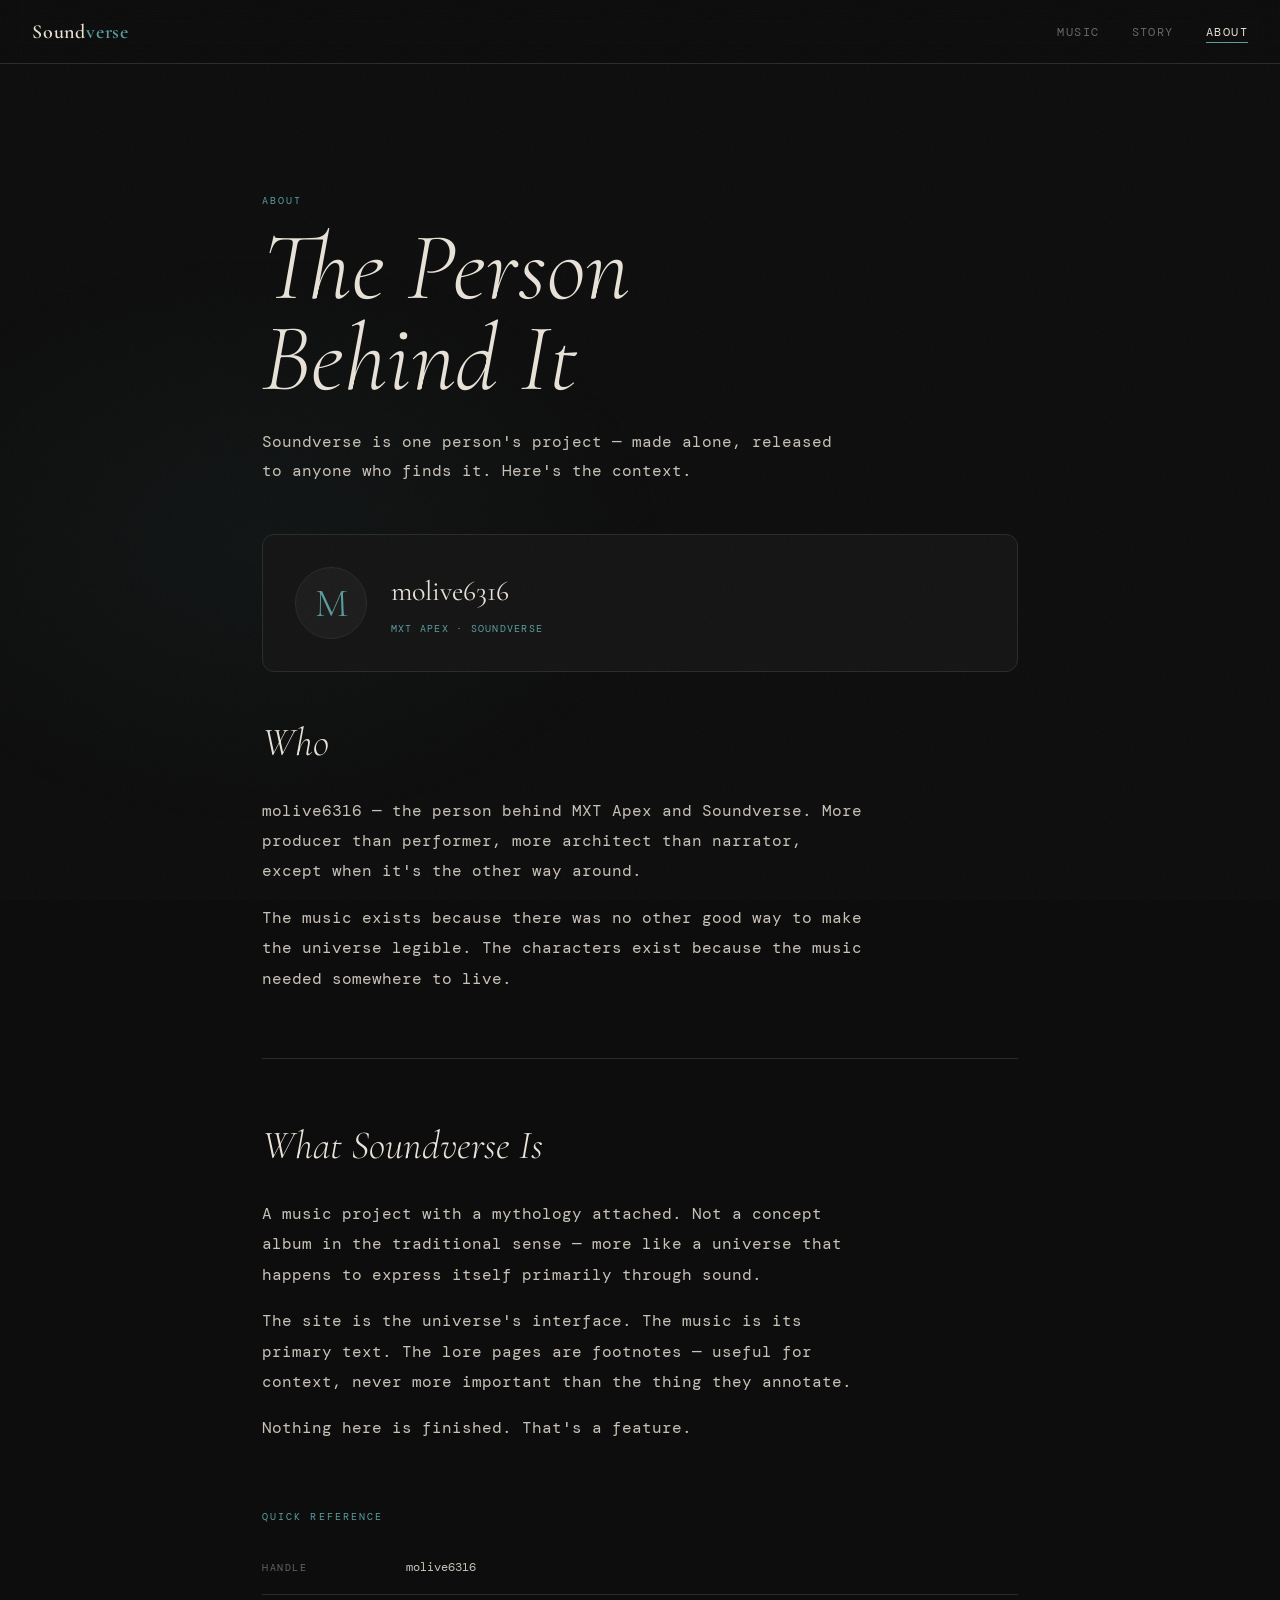
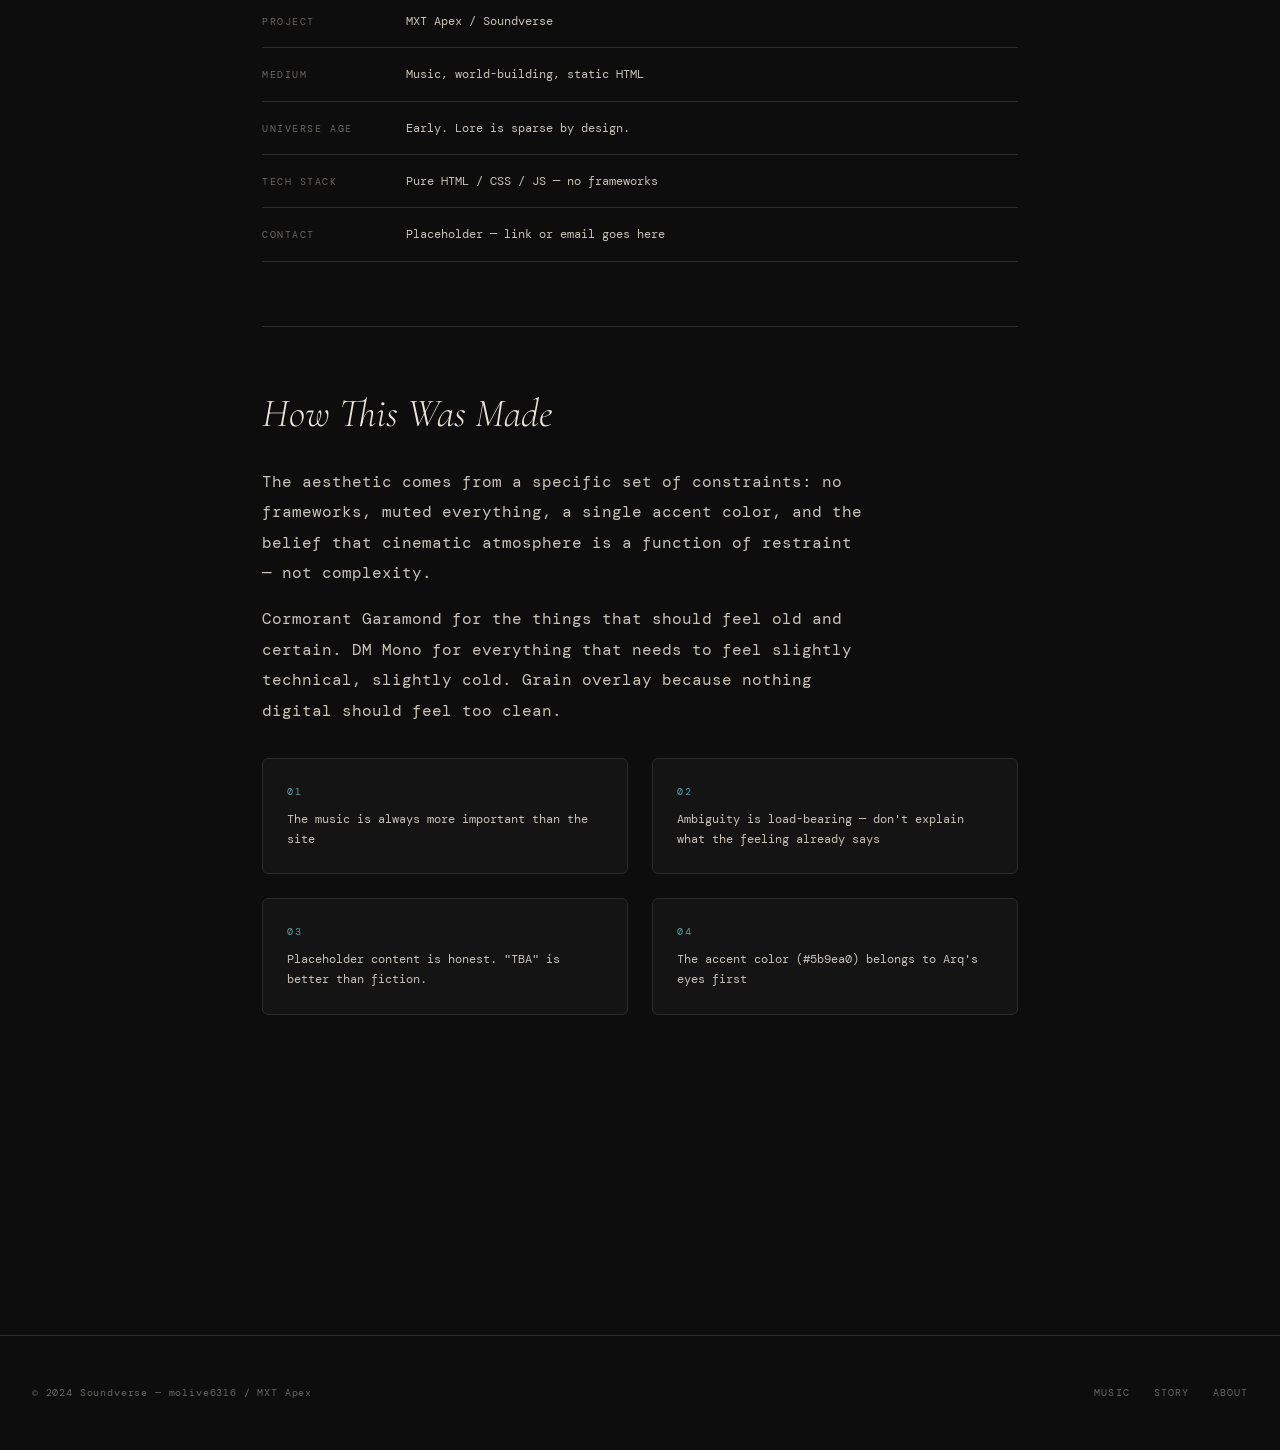
<file: about/index.html>
<!DOCTYPE html>
<html lang="en">
<head>
  <meta charset="UTF-8" />
  <meta name="viewport" content="width=device-width, initial-scale=1.0" />
  <title>About — Soundverse</title>
  <link rel="stylesheet" href="../assets/css/base.css" />
  <style>
    .about-hero {
      padding: var(--sp-32) var(--sp-8) var(--sp-12);
      max-width: 820px;
      margin: 0 auto;
    }
    .about-hero::before {
      content: '';
      position: fixed;
      inset: 0;
      background: radial-gradient(ellipse 50% 50% at 20% 60%, rgba(91,158,160,0.05) 0%, transparent 65%);
      pointer-events: none;
    }

    .about-body {
      max-width: 820px;
      margin: 0 auto;
      padding: 0 var(--sp-8) var(--sp-32);
    }

    .about-section {
      margin-bottom: var(--sp-16);
    }
    .about-section h2 {
      font-size: var(--fs-2xl);
      font-weight: 300;
      font-style: italic;
      margin-bottom: var(--sp-8);
      color: var(--clr-white);
    }
    .about-section p {
      font-size: var(--fs-md);
      color: var(--clr-text);
      line-height: 1.9;
      max-width: 60ch;
    }
    .about-section p + p { margin-top: var(--sp-4); }

    .identity-block {
      display: flex;
      align-items: center;
      gap: var(--sp-6);
      padding: var(--sp-8);
      background: var(--clr-surface);
      border: 1px solid var(--clr-border);
      border-radius: var(--radius-lg);
      margin-bottom: var(--sp-12);
    }
    .identity-avatar {
      width: 72px;
      height: 72px;
      border-radius: 50%;
      background: var(--clr-surface2);
      border: 1px solid var(--clr-border);
      display: flex;
      align-items: center;
      justify-content: center;
      font-family: var(--ff-display);
      font-size: var(--fs-2xl);
      color: var(--clr-accent);
      flex-shrink: 0;
      font-weight: 300;
    }
    .identity-info {}
    .identity-handle {
      font-family: var(--ff-display);
      font-size: var(--fs-xl);
      color: var(--clr-white);
      margin-bottom: var(--sp-1);
    }
    .identity-sub {
      font-size: var(--fs-xs);
      letter-spacing: 0.12em;
      text-transform: uppercase;
      color: var(--clr-accent);
    }

    .fact-list {
      display: flex;
      flex-direction: column;
      gap: 0;
    }
    .fact-row {
      display: flex;
      gap: var(--sp-6);
      padding: var(--sp-4) 0;
      border-bottom: 1px solid var(--clr-border);
      align-items: baseline;
    }
    .fact-row__key {
      font-size: var(--fs-xs);
      letter-spacing: 0.15em;
      text-transform: uppercase;
      color: var(--clr-muted);
      min-width: 120px;
      flex-shrink: 0;
    }
    .fact-row__val {
      font-size: var(--fs-sm);
      color: var(--clr-text);
    }
    .fact-row__val a {
      color: var(--clr-accent);
      transition: opacity var(--transition);
    }
    .fact-row__val a:hover { opacity: 0.7; }

    .principles {
      display: grid;
      grid-template-columns: 1fr 1fr;
      gap: var(--sp-6);
      margin-top: var(--sp-8);
    }
    @media (max-width: 640px) { .principles { grid-template-columns: 1fr; } }
    .principle {
      padding: var(--sp-6);
      background: var(--clr-surface);
      border: 1px solid var(--clr-border);
      border-radius: var(--radius);
    }
    .principle__num {
      font-size: var(--fs-xs);
      letter-spacing: 0.15em;
      color: var(--clr-accent);
      margin-bottom: var(--sp-2);
    }
    .principle__text {
      font-size: var(--fs-sm);
      color: var(--clr-text);
      line-height: 1.7;
    }
  </style>
</head>
<body>
  <nav class="nav">
    <a class="nav__logo" href="/">Sound<span>verse</span></a>
    <ul class="nav__links">
      <li><a href="/music/">Music</a></li>
      <li><a href="/story/">Story</a></li>
      <li><a href="/about/" aria-current="page">About</a></li>
    </ul>
  </nav>

  <main class="page">
    <div class="about-hero">
      <p class="eyebrow fade-up">About</p>
      <h1 class="fade-up fade-up--d1" style="font-size: clamp(3rem, 9vw, 6rem); font-weight:300; font-style:italic; line-height:0.95;">
        The Person<br>Behind It
      </h1>
      <p class="lead fade-up fade-up--d2" style="margin-top: var(--sp-6);">
        Soundverse is one person's project — made alone, released to anyone who finds it.
        Here's the context.
      </p>
    </div>

    <div class="about-body">
      <!-- Identity -->
      <div class="identity-block fade-up">
        <div class="identity-avatar">M</div>
        <div class="identity-info">
          <div class="identity-handle">molive6316</div>
          <div class="identity-sub">MXT Apex · Soundverse</div>
        </div>
      </div>

      <!-- About the person -->
      <div class="about-section fade-up">
        <h2>Who</h2>
        <p>
          molive6316 — the person behind MXT Apex and Soundverse. More producer than performer,
          more architect than narrator, except when it's the other way around.
        </p>
        <p>
          The music exists because there was no other good way to make the universe legible.
          The characters exist because the music needed somewhere to live.
        </p>
      </div>

      <hr class="divider" />

      <!-- About Soundverse -->
      <div class="about-section fade-up">
        <h2>What Soundverse Is</h2>
        <p>
          A music project with a mythology attached. Not a concept album in the traditional
          sense — more like a universe that happens to express itself primarily through sound.
        </p>
        <p>
          The site is the universe's interface. The music is its primary text. The lore pages
          are footnotes — useful for context, never more important than the thing they annotate.
        </p>
        <p>
          Nothing here is finished. That's a feature.
        </p>
      </div>

      <!-- Facts -->
      <div class="fade-up">
        <p class="eyebrow" style="margin-bottom: var(--sp-4);">Quick Reference</p>
        <div class="fact-list">
          <div class="fact-row">
            <span class="fact-row__key">Handle</span>
            <span class="fact-row__val">molive6316</span>
          </div>
          <div class="fact-row">
            <span class="fact-row__key">Project</span>
            <span class="fact-row__val">MXT Apex / Soundverse</span>
          </div>
          <div class="fact-row">
            <span class="fact-row__key">Medium</span>
            <span class="fact-row__val">Music, world-building, static HTML</span>
          </div>
          <div class="fact-row">
            <span class="fact-row__key">Universe age</span>
            <span class="fact-row__val">Early. Lore is sparse by design.</span>
          </div>
          <div class="fact-row">
            <span class="fact-row__key">Tech stack</span>
            <span class="fact-row__val">Pure HTML / CSS / JS — no frameworks</span>
          </div>
          <div class="fact-row">
            <span class="fact-row__key">Contact</span>
            <span class="fact-row__val">Placeholder — link or email goes here</span>
          </div>
        </div>
      </div>

      <hr class="divider" />

      <!-- Design principles -->
      <div class="about-section fade-up">
        <h2>How This Was Made</h2>
        <p>
          The aesthetic comes from a specific set of constraints: no frameworks, muted everything,
          a single accent color, and the belief that cinematic atmosphere is a function of restraint —
          not complexity.
        </p>
        <p>
          Cormorant Garamond for the things that should feel old and certain. DM Mono for everything
          that needs to feel slightly technical, slightly cold. Grain overlay because nothing
          digital should feel too clean.
        </p>
        <div class="principles" style="margin-top: var(--sp-8);">
          <div class="principle">
            <div class="principle__num">01</div>
            <div class="principle__text">The music is always more important than the site</div>
          </div>
          <div class="principle">
            <div class="principle__num">02</div>
            <div class="principle__text">Ambiguity is load-bearing — don't explain what the feeling already says</div>
          </div>
          <div class="principle">
            <div class="principle__num">03</div>
            <div class="principle__text">Placeholder content is honest. "TBA" is better than fiction.</div>
          </div>
          <div class="principle">
            <div class="principle__num">04</div>
            <div class="principle__text">The accent color (#5b9ea0) belongs to Arq's eyes first</div>
          </div>
        </div>
      </div>
    </div>
  </main>

  <footer class="footer">
    <span class="footer__copy">© 2024 Soundverse — molive6316 / MXT Apex</span>
    <nav class="footer__links">
      <a href="/music/">Music</a>
      <a href="/story/">Story</a>
      <a href="/about/">About</a>
    </nav>
  </footer>
</body>
</html>
</file>
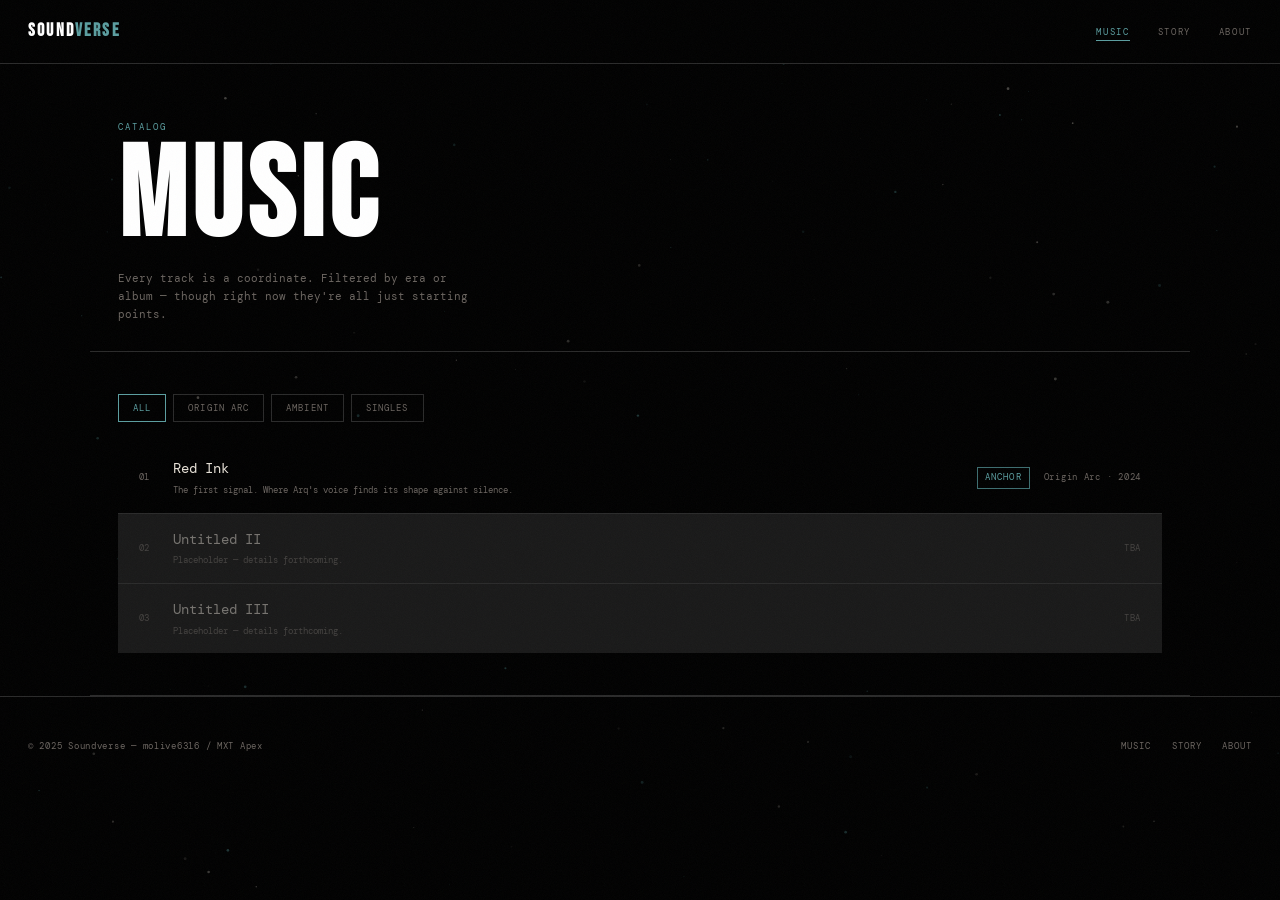
<file: music/index.html>
<!DOCTYPE html>
<html lang="en">
<head>
  <meta charset="UTF-8" />
  <meta name="viewport" content="width=device-width, initial-scale=1.0" />
  <title>Music — Soundverse</title>
  <link rel="stylesheet" href="../assets/css/base.css" />
  <link href="https://fonts.googleapis.com/css2?family=Bebas+Neue&family=DM+Mono:wght@300;400&display=swap" rel="stylesheet" />
  <style>
    *, *::before, *::after { box-sizing: border-box; margin: 0; padding: 0; }
    html, body { background: #000; color: var(--clr-text); font-family: var(--ff-body); font-size: var(--fs-base); line-height: 1.7; overflow-x: hidden; }

    #bg-canvas { position: fixed; inset: 0; width: 100%; height: 100%; pointer-events: none; z-index: 0; opacity: 0.6; }

    .nav {
      position: fixed; top: 0; left: 0; right: 0; z-index: 200;
      height: var(--nav-h); display: flex; align-items: center; justify-content: space-between;
      padding: 0 var(--sp-8); background: rgba(0,0,0,0.88); backdrop-filter: blur(14px);
      border-bottom: 1px solid var(--clr-border);
    }
    .nav__logo { font-family: 'Bebas Neue', sans-serif; font-size: 1.3rem; letter-spacing: 0.12em; color: #fff; text-decoration: none; transition: color 0.3s; }
    .nav__logo span { color: var(--clr-accent); }
    .nav__logo:hover { color: var(--clr-accent); }
    .nav__links { display: flex; gap: var(--sp-8); list-style: none; }
    .nav__links a { font-size: var(--fs-xs); letter-spacing: 0.18em; text-transform: uppercase; color: var(--clr-muted); text-decoration: none; transition: color 0.3s; }
    .nav__links a:hover, .nav__links a[aria-current="page"] { color: var(--clr-accent); }

    .content { position: relative; z-index: 1; padding-top: var(--nav-h); }

    .page-header { max-width: 1100px; margin: 0 auto; padding: var(--sp-16) var(--sp-8) var(--sp-8); border-bottom: 1px solid var(--clr-border); }
    .page-header__label { font-size: var(--fs-xs); letter-spacing: 0.22em; text-transform: uppercase; color: var(--clr-accent); margin-bottom: var(--sp-2); }
    .page-header__title { font-family: 'Bebas Neue', sans-serif; font-size: clamp(4rem, 12vw, 9rem); letter-spacing: 0.04em; color: #fff; line-height: 0.9; }
    .page-header__sub { font-size: var(--fs-sm); color: var(--clr-muted); margin-top: var(--sp-4); max-width: 52ch; line-height: 1.7; }

    .section-wrap { max-width: 1100px; margin: 0 auto; padding: var(--sp-12) var(--sp-8); border-bottom: 1px solid var(--clr-border); }

    .filter-bar { display: flex; gap: var(--sp-2); flex-wrap: wrap; margin-bottom: var(--sp-6); }
    .filter-btn {
      font-family: var(--ff-body); font-size: var(--fs-xs); letter-spacing: 0.12em; text-transform: uppercase;
      padding: var(--sp-2) var(--sp-4); background: transparent; border: 1px solid var(--clr-border);
      color: var(--clr-muted); cursor: pointer; transition: border-color 0.2s, color 0.2s;
    }
    .filter-btn:hover, .filter-btn.active { border-color: var(--clr-accent); color: var(--clr-accent); }

    .music-list { display: flex; flex-direction: column; gap: 1px; background: var(--clr-border); }
    .music-row { display: flex; align-items: center; gap: var(--sp-4); padding: var(--sp-4) var(--sp-6); background: #000; text-decoration: none; transition: background 0.18s; }
    .music-row:hover { background: rgba(255,255,255,0.04); }
    .music-row--dim { opacity: 0.4; pointer-events: none; }
    .music-row__num { font-size: var(--fs-xs); color: var(--clr-muted); width: 20px; flex-shrink: 0; }
    .music-row__info { flex: 1; }
    .music-row__title { font-size: var(--fs-md); color: var(--clr-white); }
    .music-row__desc { font-size: var(--fs-xs); color: var(--clr-muted); margin-top: 2px; }
    .music-row__tag { font-size: var(--fs-xs); letter-spacing: 0.12em; text-transform: uppercase; color: var(--clr-accent); border: 1px solid var(--clr-accent-dim); padding: 2px var(--sp-2); flex-shrink: 0; }
    .music-row__meta { font-size: var(--fs-xs); color: var(--clr-muted); letter-spacing: 0.08em; text-align: right; flex-shrink: 0; }

    .footer { border-top: 1px solid var(--clr-border); padding: var(--sp-12) var(--sp-8); display: flex; align-items: center; justify-content: space-between; flex-wrap: wrap; gap: var(--sp-4); }
    .footer__copy { font-size: var(--fs-xs); color: var(--clr-muted); letter-spacing: 0.08em; }
    .footer__links { display: flex; gap: var(--sp-6); }
    .footer__links a { font-size: var(--fs-xs); letter-spacing: 0.1em; text-transform: uppercase; color: var(--clr-muted); text-decoration: none; transition: color 0.2s; }
    .footer__links a:hover { color: var(--clr-accent); }

    @media (max-width: 640px) { .nav__links { display: none; } .footer { flex-direction: column; text-align: center; } }
  </style>
</head>
<body>
  <canvas id="bg-canvas"></canvas>

  <nav class="nav">
    <a class="nav__logo" href="/">Sound<span>verse</span></a>
    <ul class="nav__links">
      <li><a href="/music/" aria-current="page">Music</a></li>
      <li><a href="/story/">Story</a></li>
      <li><a href="/about/">About</a></li>
    </ul>
  </nav>

  <div class="content">
    <div class="page-header">
      <p class="page-header__label">Catalog</p>
      <h1 class="page-header__title">Music</h1>
      <p class="page-header__sub">Every track is a coordinate. Filtered by era or album — though right now they're all just starting points.</p>
    </div>

    <div class="section-wrap">
      <div class="filter-bar">
        <button class="filter-btn active">All</button>
        <button class="filter-btn">Origin Arc</button>
        <button class="filter-btn">Ambient</button>
        <button class="filter-btn">Singles</button>
      </div>
      <div class="music-list">
        <a class="music-row" href="/music/red-ink/">
          <span class="music-row__num">01</span>
          <div class="music-row__info">
            <div class="music-row__title">Red Ink</div>
            <div class="music-row__desc">The first signal. Where Arq's voice finds its shape against silence.</div>
          </div>
          <span class="music-row__tag">Anchor</span>
          <span class="music-row__meta">Origin Arc · 2024</span>
        </a>
        <div class="music-row music-row--dim">
          <span class="music-row__num">02</span>
          <div class="music-row__info">
            <div class="music-row__title">Untitled II</div>
            <div class="music-row__desc">Placeholder — details forthcoming.</div>
          </div>
          <span class="music-row__meta">TBA</span>
        </div>
        <div class="music-row music-row--dim">
          <span class="music-row__num">03</span>
          <div class="music-row__info">
            <div class="music-row__title">Untitled III</div>
            <div class="music-row__desc">Placeholder — details forthcoming.</div>
          </div>
          <span class="music-row__meta">TBA</span>
        </div>
      </div>
    </div>

    <footer class="footer">
      <span class="footer__copy">© 2025 Soundverse — molive6316 / MXT Apex</span>
      <nav class="footer__links">
        <a href="/music/">Music</a>
        <a href="/story/">Story</a>
        <a href="/about/">About</a>
      </nav>
    </footer>
  </div>

  <script>
    document.querySelectorAll('.filter-btn').forEach(btn => {
      btn.addEventListener('click', () => {
        document.querySelectorAll('.filter-btn').forEach(b => b.classList.remove('active'));
        btn.classList.add('active');
      });
    });
    const canvas = document.getElementById('bg-canvas');
    const ctx = canvas.getContext('2d');
    let W, H, particles = [];
    function resize() { W = canvas.width = window.innerWidth; H = canvas.height = window.innerHeight; }
    class Particle {
      constructor() { this.reset(true); }
      reset(init) { this.x=Math.random()*W; this.y=init?Math.random()*H:H+5; this.size=Math.random()*1.3+0.2; this.vy=-(Math.random()*0.3+0.07); this.vx=(Math.random()-0.5)*0.12; this.alpha=Math.random()*0.5+0.08; this.accent=Math.random()>0.55; }
      update() { this.x+=this.vx; this.y+=this.vy; if(this.y<-5) this.reset(false); }
      draw() { ctx.beginPath(); ctx.arc(this.x,this.y,this.size,0,Math.PI*2); ctx.fillStyle=this.accent?`rgba(91,158,160,${this.alpha})`:`rgba(200,194,184,${this.alpha})`; ctx.fill(); }
    }
    function drawFrame() { ctx.clearRect(0,0,W,H); particles.forEach(p=>{p.update();p.draw();}); requestAnimationFrame(drawFrame); }
    resize(); particles=Array.from({length:130},()=>new Particle()); drawFrame();
    window.addEventListener('resize', resize);
  </script>
</body>
</html>
</file>
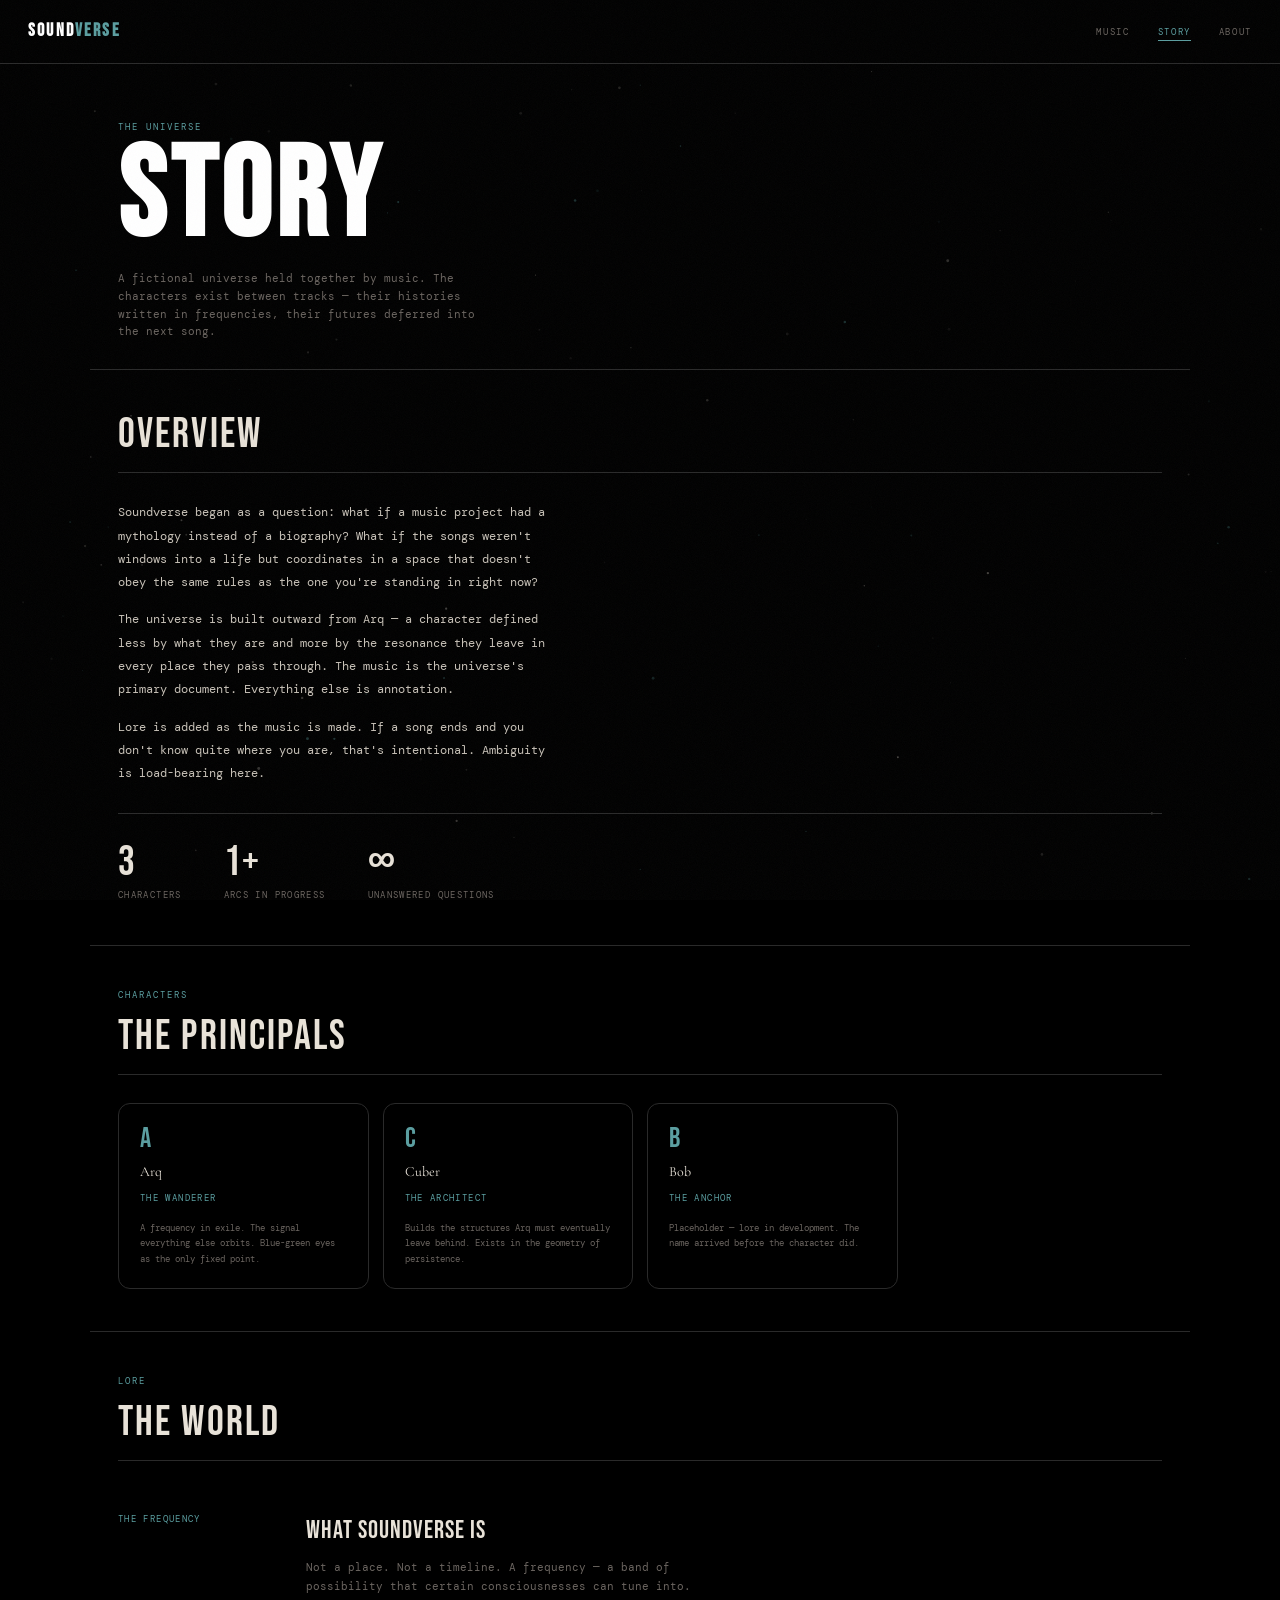
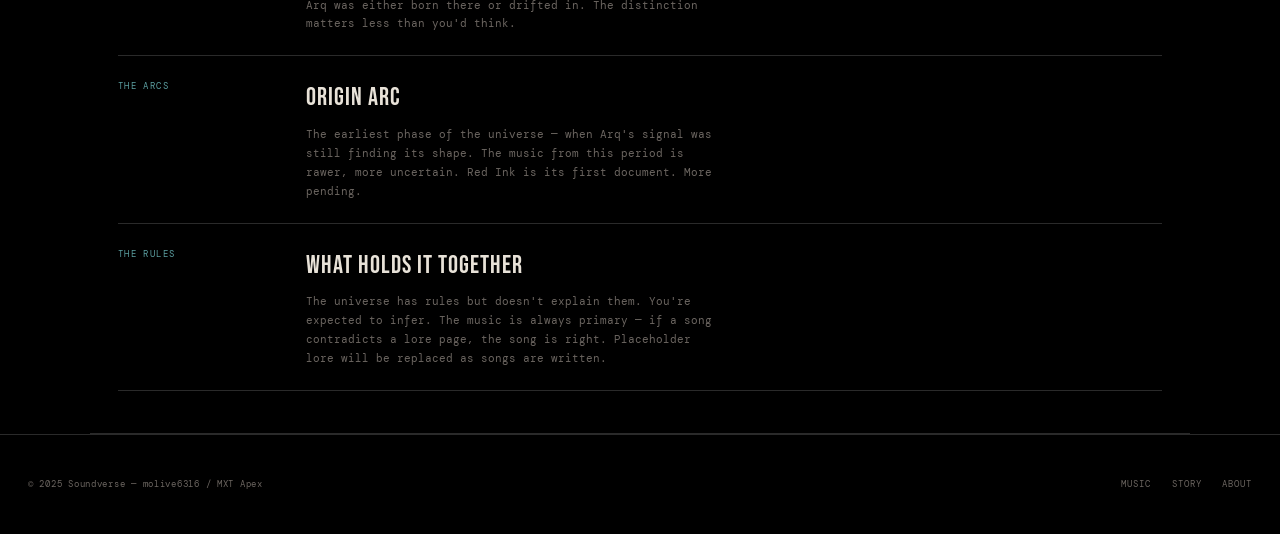
<file: story/index.html>
<!DOCTYPE html>
<html lang="en">
<head>
  <meta charset="UTF-8" />
  <meta name="viewport" content="width=device-width, initial-scale=1.0" />
  <title>Story — Soundverse</title>
  <link rel="stylesheet" href="../assets/css/base.css" />
  <link href="https://fonts.googleapis.com/css2?family=Bebas+Neue&family=DM+Mono:wght@300;400&display=swap" rel="stylesheet" />
  <style>
    *, *::before, *::after { box-sizing: border-box; margin: 0; padding: 0; }
    html, body { background: #000; color: var(--clr-text); font-family: var(--ff-body); font-size: var(--fs-base); line-height: 1.7; overflow-x: hidden; }

    #bg-canvas { position: fixed; inset: 0; width: 100%; height: 100%; pointer-events: none; z-index: 0; opacity: 0.6; }

    .nav {
      position: fixed; top: 0; left: 0; right: 0; z-index: 200;
      height: var(--nav-h); display: flex; align-items: center; justify-content: space-between;
      padding: 0 var(--sp-8); background: rgba(0,0,0,0.88); backdrop-filter: blur(14px);
      border-bottom: 1px solid var(--clr-border);
    }
    .nav__logo { font-family: 'Bebas Neue', sans-serif; font-size: 1.3rem; letter-spacing: 0.12em; color: #fff; text-decoration: none; transition: color 0.3s; }
    .nav__logo span { color: var(--clr-accent); }
    .nav__logo:hover { color: var(--clr-accent); }
    .nav__links { display: flex; gap: var(--sp-8); list-style: none; }
    .nav__links a { font-size: var(--fs-xs); letter-spacing: 0.18em; text-transform: uppercase; color: var(--clr-muted); text-decoration: none; transition: color 0.3s; }
    .nav__links a:hover, .nav__links a[aria-current="page"] { color: var(--clr-accent); }

    .content { position: relative; z-index: 1; padding-top: var(--nav-h); }

    .page-header { max-width: 1100px; margin: 0 auto; padding: var(--sp-16) var(--sp-8) var(--sp-8); border-bottom: 1px solid var(--clr-border); }
    .page-header__label { font-size: var(--fs-xs); letter-spacing: 0.22em; text-transform: uppercase; color: var(--clr-accent); margin-bottom: var(--sp-2); }
    .page-header__title { font-family: 'Bebas Neue', sans-serif; font-size: clamp(4rem, 12vw, 9rem); letter-spacing: 0.04em; color: #fff; line-height: 0.9; }
    .page-header__sub { font-size: var(--fs-sm); color: var(--clr-muted); margin-top: var(--sp-4); max-width: 52ch; line-height: 1.7; }

    .section-wrap { max-width: 1100px; margin: 0 auto; padding: var(--sp-12) var(--sp-8); border-bottom: 1px solid var(--clr-border); }
    .section-label { font-size: var(--fs-xs); letter-spacing: 0.22em; text-transform: uppercase; color: var(--clr-accent); margin-bottom: var(--sp-3); }
    .section-header { display: flex; align-items: baseline; justify-content: space-between; border-bottom: 1px solid var(--clr-border); padding-bottom: var(--sp-4); margin-bottom: var(--sp-8); }
    .section-header h2 { font-family: 'Bebas Neue', sans-serif; font-size: clamp(2rem, 5vw, 3rem); letter-spacing: 0.05em; color: var(--clr-white); font-weight: 400; }
    .section-header a { font-size: var(--fs-xs); letter-spacing: 0.15em; text-transform: uppercase; color: var(--clr-accent); opacity: 0.75; transition: opacity 0.2s; text-decoration: none; }
    .section-header a:hover { opacity: 1; }

    .universe-text p { font-size: var(--fs-base); color: var(--clr-text); line-height: 1.9; max-width: 62ch; }
    .universe-text p + p { margin-top: var(--sp-4); }

    .universe-stats { display: flex; gap: var(--sp-12); flex-wrap: wrap; margin-top: var(--sp-8); padding-top: var(--sp-8); border-top: 1px solid var(--clr-border); }
    .universe-stat__num { font-family: 'Bebas Neue', sans-serif; font-size: 3rem; color: var(--clr-white); line-height: 1; letter-spacing: 0.04em; }
    .universe-stat__label { font-size: var(--fs-xs); letter-spacing: 0.15em; text-transform: uppercase; color: var(--clr-muted); margin-top: var(--sp-1); }

    .char-grid { display: grid; grid-template-columns: repeat(auto-fill, minmax(200px, 1fr)); gap: var(--sp-4); }
    .char-card { border: 1px solid var(--clr-border); padding: var(--sp-6); text-decoration: none; display: flex; flex-direction: column; gap: var(--sp-2); transition: border-color 0.2s, transform 0.2s; background: transparent; }
    .char-card:hover { border-color: var(--clr-accent-dim); transform: translateY(-2px); }
    .char-card__letter { font-family: 'Bebas Neue', sans-serif; font-size: 2rem; color: var(--clr-accent); line-height: 1; }
    .char-card__name { font-size: var(--fs-md); color: var(--clr-white); }
    .char-card__role { font-size: var(--fs-xs); letter-spacing: 0.15em; text-transform: uppercase; color: var(--clr-accent); }
    .char-card__desc { font-size: var(--fs-xs); color: var(--clr-muted); line-height: 1.7; margin-top: var(--sp-2); }

    .lore-list { display: flex; flex-direction: column; }
    .lore-row { display: grid; grid-template-columns: 160px 1fr; gap: var(--sp-8); padding: var(--sp-6) 0; border-bottom: 1px solid var(--clr-border); }
    @media (max-width: 640px) { .lore-row { grid-template-columns: 1fr; gap: var(--sp-2); } }
    .lore-row__label { font-size: var(--fs-xs); letter-spacing: 0.15em; text-transform: uppercase; color: var(--clr-accent); padding-top: 2px; }
    .lore-row__title { font-family: 'Bebas Neue', sans-serif; font-size: var(--fs-xl); letter-spacing: 0.04em; color: var(--clr-white); margin-bottom: var(--sp-2); }
    .lore-row__body { font-size: var(--fs-sm); color: var(--clr-muted); line-height: 1.8; max-width: 58ch; }

    .footer { border-top: 1px solid var(--clr-border); padding: var(--sp-12) var(--sp-8); display: flex; align-items: center; justify-content: space-between; flex-wrap: wrap; gap: var(--sp-4); }
    .footer__copy { font-size: var(--fs-xs); color: var(--clr-muted); letter-spacing: 0.08em; }
    .footer__links { display: flex; gap: var(--sp-6); }
    .footer__links a { font-size: var(--fs-xs); letter-spacing: 0.1em; text-transform: uppercase; color: var(--clr-muted); text-decoration: none; transition: color 0.2s; }
    .footer__links a:hover { color: var(--clr-accent); }

    @media (max-width: 640px) { .nav__links { display: none; } .footer { flex-direction: column; text-align: center; } }
  </style>
</head>
<body>
  <canvas id="bg-canvas"></canvas>

  <nav class="nav">
    <a class="nav__logo" href="/">Sound<span>verse</span></a>
    <ul class="nav__links">
      <li><a href="/music/">Music</a></li>
      <li><a href="/story/" aria-current="page">Story</a></li>
      <li><a href="/about/">About</a></li>
    </ul>
  </nav>

  <div class="content">
    <div class="page-header">
      <p class="page-header__label">The Universe</p>
      <h1 class="page-header__title">Story</h1>
      <p class="page-header__sub">A fictional universe held together by music. The characters exist between tracks — their histories written in frequencies, their futures deferred into the next song.</p>
    </div>

    <div class="section-wrap">
      <div class="section-header"><h2>Overview</h2></div>
      <div class="universe-text">
        <p>Soundverse began as a question: what if a music project had a mythology instead of a biography? What if the songs weren't windows into a life but coordinates in a space that doesn't obey the same rules as the one you're standing in right now?</p>
        <p>The universe is built outward from Arq — a character defined less by what they are and more by the resonance they leave in every place they pass through. The music is the universe's primary document. Everything else is annotation.</p>
        <p>Lore is added as the music is made. If a song ends and you don't know quite where you are, that's intentional. Ambiguity is load-bearing here.</p>
      </div>
      <div class="universe-stats">
        <div>
          <div class="universe-stat__num">3</div>
          <div class="universe-stat__label">Characters</div>
        </div>
        <div>
          <div class="universe-stat__num">1+</div>
          <div class="universe-stat__label">Arcs in progress</div>
        </div>
        <div>
          <div class="universe-stat__num">∞</div>
          <div class="universe-stat__label">Unanswered questions</div>
        </div>
      </div>
    </div>

    <div class="section-wrap">
      <p class="section-label">Characters</p>
      <div class="section-header">
        <h2>The Principals</h2>
      </div>
      <div class="char-grid">
        <a class="char-card" href="/story/arq/">
          <div class="char-card__letter">A</div>
          <div class="char-card__name">Arq</div>
          <div class="char-card__role">The Wanderer</div>
          <p class="char-card__desc">A frequency in exile. The signal everything else orbits. Blue-green eyes as the only fixed point.</p>
        </a>
        <a class="char-card" href="/story/cuber/">
          <div class="char-card__letter">C</div>
          <div class="char-card__name">Cuber</div>
          <div class="char-card__role">The Architect</div>
          <p class="char-card__desc">Builds the structures Arq must eventually leave behind. Exists in the geometry of persistence.</p>
        </a>
        <a class="char-card" href="/story/">
          <div class="char-card__letter">B</div>
          <div class="char-card__name">Bob</div>
          <div class="char-card__role">The Anchor</div>
          <p class="char-card__desc">Placeholder — lore in development. The name arrived before the character did.</p>
        </a>
      </div>
    </div>

    <div class="section-wrap">
      <p class="section-label">Lore</p>
      <div class="section-header"><h2>The World</h2></div>
      <div class="lore-list">
        <div class="lore-row">
          <span class="lore-row__label">The Frequency</span>
          <div>
            <div class="lore-row__title">What Soundverse Is</div>
            <p class="lore-row__body">Not a place. Not a timeline. A frequency — a band of possibility that certain consciousnesses can tune into. Arq was either born there or drifted in. The distinction matters less than you'd think.</p>
          </div>
        </div>
        <div class="lore-row">
          <span class="lore-row__label">The Arcs</span>
          <div>
            <div class="lore-row__title">Origin Arc</div>
            <p class="lore-row__body">The earliest phase of the universe — when Arq's signal was still finding its shape. The music from this period is rawer, more uncertain. Red Ink is its first document. More pending.</p>
          </div>
        </div>
        <div class="lore-row">
          <span class="lore-row__label">The Rules</span>
          <div>
            <div class="lore-row__title">What Holds It Together</div>
            <p class="lore-row__body">The universe has rules but doesn't explain them. You're expected to infer. The music is always primary — if a song contradicts a lore page, the song is right. Placeholder lore will be replaced as songs are written.</p>
          </div>
        </div>
      </div>
    </div>

    <footer class="footer">
      <span class="footer__copy">© 2025 Soundverse — molive6316 / MXT Apex</span>
      <nav class="footer__links">
        <a href="/music/">Music</a>
        <a href="/story/">Story</a>
        <a href="/about/">About</a>
      </nav>
    </footer>
  </div>

  <script>
    const canvas = document.getElementById('bg-canvas');
    const ctx = canvas.getContext('2d');
    let W, H, particles = [];
    function resize() { W = canvas.width = window.innerWidth; H = canvas.height = window.innerHeight; }
    class Particle {
      constructor() { this.reset(true); }
      reset(init) { this.x=Math.random()*W; this.y=init?Math.random()*H:H+5; this.size=Math.random()*1.3+0.2; this.vy=-(Math.random()*0.3+0.07); this.vx=(Math.random()-0.5)*0.12; this.alpha=Math.random()*0.5+0.08; this.accent=Math.random()>0.55; }
      update() { this.x+=this.vx; this.y+=this.vy; if(this.y<-5) this.reset(false); }
      draw() { ctx.beginPath(); ctx.arc(this.x,this.y,this.size,0,Math.PI*2); ctx.fillStyle=this.accent?`rgba(91,158,160,${this.alpha})`:`rgba(200,194,184,${this.alpha})`; ctx.fill(); }
    }
    function drawFrame() { ctx.clearRect(0,0,W,H); particles.forEach(p=>{p.update();p.draw();}); requestAnimationFrame(drawFrame); }
    resize(); particles=Array.from({length:130},()=>new Particle()); drawFrame();
    window.addEventListener('resize', resize);
  </script>
</body>
</html>
</file>
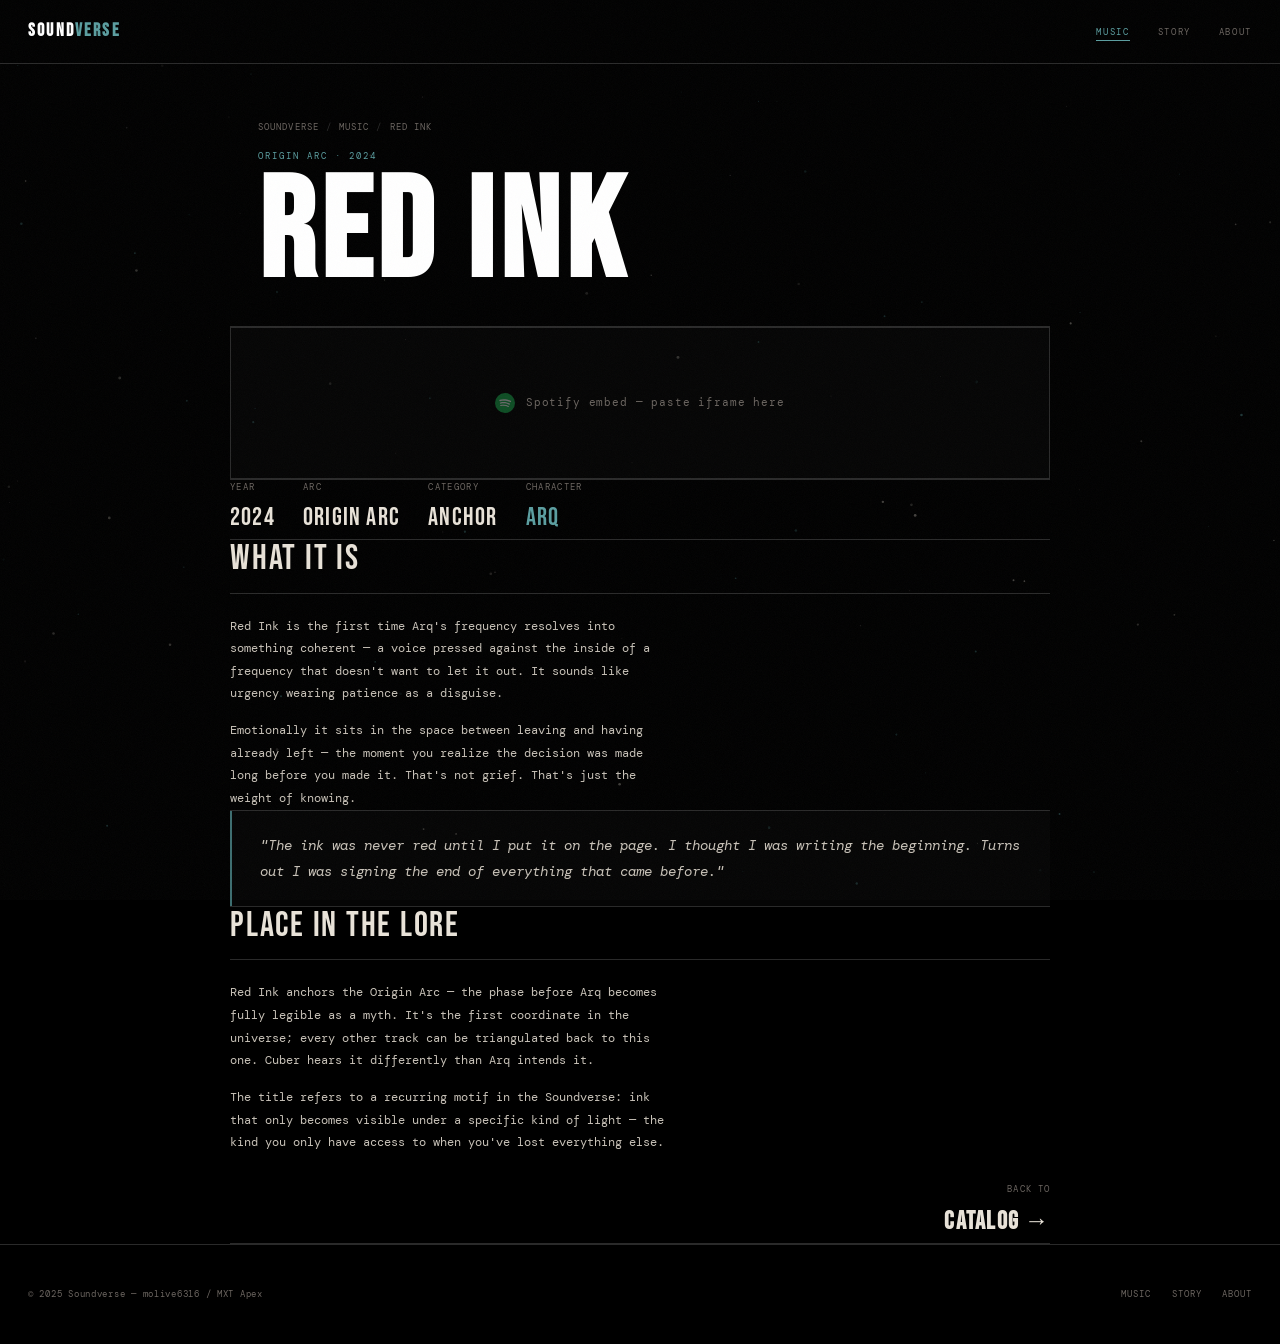
<file: music/red-ink/index.html>
<!DOCTYPE html>
<html lang="en">
<head>
  <meta charset="UTF-8" />
  <meta name="viewport" content="width=device-width, initial-scale=1.0" />
  <title>Red Ink — Music — Soundverse</title>
  <link rel="stylesheet" href="../../assets/css/base.css" />
  <link href="https://fonts.googleapis.com/css2?family=Bebas+Neue&family=DM+Mono:wght@300;400&display=swap" rel="stylesheet" />
  <style>
    *, *::before, *::after { box-sizing: border-box; margin: 0; padding: 0; }
    html, body { background: #000; color: var(--clr-text); font-family: var(--ff-body); font-size: var(--fs-base); line-height: 1.7; overflow-x: hidden; }

    #bg-canvas { position: fixed; inset: 0; width: 100%; height: 100%; pointer-events: none; z-index: 0; opacity: 0.6; }

    .nav {
      position: fixed; top: 0; left: 0; right: 0; z-index: 200;
      height: var(--nav-h); display: flex; align-items: center; justify-content: space-between;
      padding: 0 var(--sp-8); background: rgba(0,0,0,0.88); backdrop-filter: blur(14px);
      border-bottom: 1px solid var(--clr-border);
    }
    .nav__logo { font-family: 'Bebas Neue', sans-serif; font-size: 1.3rem; letter-spacing: 0.12em; color: #fff; text-decoration: none; transition: color 0.3s; }
    .nav__logo span { color: var(--clr-accent); }
    .nav__logo:hover { color: var(--clr-accent); }
    .nav__links { display: flex; gap: var(--sp-8); list-style: none; }
    .nav__links a { font-size: var(--fs-xs); letter-spacing: 0.18em; text-transform: uppercase; color: var(--clr-muted); text-decoration: none; transition: color 0.3s; }
    .nav__links a:hover, .nav__links a[aria-current="page"] { color: var(--clr-accent); }

    .content { position: relative; z-index: 1; padding-top: var(--nav-h); }

    .page-header { max-width: 820px; margin: 0 auto; padding: var(--sp-16) var(--sp-8) var(--sp-8); border-bottom: 1px solid var(--clr-border); }
    .breadcrumb { display: flex; align-items: center; gap: var(--sp-2); font-size: var(--fs-xs); letter-spacing: 0.12em; text-transform: uppercase; color: var(--clr-muted); margin-bottom: var(--sp-4); }
    .breadcrumb a { color: var(--clr-muted); text-decoration: none; transition: color 0.2s; }
    .breadcrumb a:hover { color: var(--clr-accent); }
    .breadcrumb span { color: var(--clr-border); }
    .page-header__label { font-size: var(--fs-xs); letter-spacing: 0.22em; text-transform: uppercase; color: var(--clr-accent); margin-bottom: var(--sp-2); }
    .page-header__title { font-family: 'Bebas Neue', sans-serif; font-size: clamp(4.5rem, 14vw, 10rem); letter-spacing: 0.04em; color: #fff; line-height: 0.9; }

    .section-wrap { max-width: 820px; margin: 0 auto; padding: var(--sp-10) var(--sp-8); border-bottom: 1px solid var(--clr-border); }
    .section-label { font-size: var(--fs-xs); letter-spacing: 0.22em; text-transform: uppercase; color: var(--clr-accent); margin-bottom: var(--sp-3); }
    .section-header { border-bottom: 1px solid var(--clr-border); padding-bottom: var(--sp-4); margin-bottom: var(--sp-6); }
    .section-header h2 { font-family: 'Bebas Neue', sans-serif; font-size: clamp(1.5rem, 4vw, 2.5rem); letter-spacing: 0.05em; color: var(--clr-white); font-weight: 400; }

    .meta-strip { display: flex; gap: var(--sp-8); flex-wrap: wrap; }
    .meta-item { display: flex; flex-direction: column; gap: 2px; }
    .meta-item__label { font-size: var(--fs-xs); letter-spacing: 0.15em; text-transform: uppercase; color: var(--clr-muted); }
    .meta-item__value { font-family: 'Bebas Neue', sans-serif; font-size: var(--fs-xl); letter-spacing: 0.05em; color: var(--clr-white); }
    .meta-item__value--accent { color: var(--clr-accent); }

    .spotify-placeholder {
      height: 152px; background: rgba(255,255,255,0.02); border: 1px solid var(--clr-border);
      display: flex; align-items: center; justify-content: center; gap: var(--sp-3);
      color: var(--clr-muted); font-size: var(--fs-sm); letter-spacing: 0.08em;
    }
    .spotify-placeholder svg { opacity: 0.4; }

    .body-text p { font-size: var(--fs-base); color: var(--clr-text); line-height: 1.85; max-width: 62ch; }
    .body-text p + p { margin-top: var(--sp-4); }

    .lore-pull {
      border-left: 2px solid var(--clr-accent-dim);
      padding: var(--sp-6) var(--sp-8);
      background: rgba(255,255,255,0.02);
    }
    .lore-pull p { font-size: var(--fs-md); color: var(--clr-text); line-height: 1.9; font-style: italic; }

    .track-nav { display: flex; justify-content: flex-end; padding-top: var(--sp-8); }
    .track-nav__link { display: flex; flex-direction: column; gap: var(--sp-1); text-align: right; text-decoration: none; }
    .track-nav__link span { font-size: var(--fs-xs); letter-spacing: 0.12em; text-transform: uppercase; color: var(--clr-muted); }
    .track-nav__link strong { font-family: 'Bebas Neue', sans-serif; font-size: var(--fs-xl); letter-spacing: 0.05em; color: var(--clr-white); transition: color 0.2s; }
    .track-nav__link:hover strong { color: var(--clr-accent); }

    .footer { border-top: 1px solid var(--clr-border); padding: var(--sp-12) var(--sp-8); display: flex; align-items: center; justify-content: space-between; flex-wrap: wrap; gap: var(--sp-4); }
    .footer__copy { font-size: var(--fs-xs); color: var(--clr-muted); letter-spacing: 0.08em; }
    .footer__links { display: flex; gap: var(--sp-6); }
    .footer__links a { font-size: var(--fs-xs); letter-spacing: 0.1em; text-transform: uppercase; color: var(--clr-muted); text-decoration: none; transition: color 0.2s; }
    .footer__links a:hover { color: var(--clr-accent); }

    @media (max-width: 640px) { .nav__links { display: none; } .footer { flex-direction: column; text-align: center; } }
  </style>
</head>
<body>
  <canvas id="bg-canvas"></canvas>

  <nav class="nav">
    <a class="nav__logo" href="/">Sound<span>verse</span></a>
    <ul class="nav__links">
      <li><a href="/music/" aria-current="page">Music</a></li>
      <li><a href="/story/">Story</a></li>
      <li><a href="/about/">About</a></li>
    </ul>
  </nav>

  <div class="content">
    <div class="page-header">
      <div class="breadcrumb">
        <a href="/">Soundverse</a><span>/</span>
        <a href="/music/">Music</a><span>/</span>
        Red Ink
      </div>
      <p class="page-header__label">Origin Arc · 2024</p>
      <h1 class="page-header__title">Red Ink</h1>
    </div>

    <div class="section-wrap">
      <div class="spotify-placeholder">
        <svg width="20" height="20" viewBox="0 0 24 24" fill="#1DB954"><circle cx="12" cy="12" r="12"/><path d="M17.9 10.9C14.7 9 9.35 8.8 6.3 9.75c-.5.15-1-.15-1.15-.6-.15-.5.15-1 .6-1.15 3.55-1.05 9.4-.85 13.1 1.35.45.25.6.85.35 1.3-.25.35-.85.5-1.3.25zm-.1 2.8c-.25.35-.7.5-1.05.25-2.7-1.65-6.8-2.15-9.95-1.15-.4.1-.85-.1-.95-.5-.1-.4.1-.85.5-.95 3.65-1.1 8.15-.55 11.25 1.35.3.15.45.65.2 1zm-1.2 2.75c-.2.3-.55.4-.85.2-2.35-1.45-5.3-1.75-8.8-.95-.35.1-.65-.15-.75-.45-.1-.35.15-.65.45-.75 3.8-.85 7.1-.5 9.7 1.1.35.15.4.55.25.85z" fill="white"/></svg>
        Spotify embed — paste iframe here
      </div>
    </div>

    <div class="section-wrap">
      <div class="meta-strip">
        <div class="meta-item">
          <span class="meta-item__label">Year</span>
          <span class="meta-item__value">2024</span>
        </div>
        <div class="meta-item">
          <span class="meta-item__label">Arc</span>
          <span class="meta-item__value">Origin Arc</span>
        </div>
        <div class="meta-item">
          <span class="meta-item__label">Category</span>
          <span class="meta-item__value">Anchor</span>
        </div>
        <div class="meta-item">
          <span class="meta-item__label">Character</span>
          <span class="meta-item__value meta-item__value--accent">Arq</span>
        </div>
      </div>
    </div>

    <div class="section-wrap">
      <div class="section-header"><h2>What It Is</h2></div>
      <div class="body-text">
        <p>Red Ink is the first time Arq's frequency resolves into something coherent — a voice pressed against the inside of a frequency that doesn't want to let it out. It sounds like urgency wearing patience as a disguise.</p>
        <p>Emotionally it sits in the space between leaving and having already left — the moment you realize the decision was made long before you made it. That's not grief. That's just the weight of knowing.</p>
      </div>
    </div>

    <div class="section-wrap">
      <div class="lore-pull">
        <p>"The ink was never red until I put it on the page. I thought I was writing the beginning. Turns out I was signing the end of everything that came before."</p>
      </div>
    </div>

    <div class="section-wrap">
      <div class="section-header"><h2>Place in the Lore</h2></div>
      <div class="body-text">
        <p>Red Ink anchors the Origin Arc — the phase before Arq becomes fully legible as a myth. It's the first coordinate in the universe; every other track can be triangulated back to this one. Cuber hears it differently than Arq intends it.</p>
        <p>The title refers to a recurring motif in the Soundverse: ink that only becomes visible under a specific kind of light — the kind you only have access to when you've lost everything else.</p>
      </div>
      <div class="track-nav" style="margin-top: var(--sp-10);">
        <a class="track-nav__link" href="/music/">
          <span>Back to</span>
          <strong>Catalog →</strong>
        </a>
      </div>
    </div>

    <footer class="footer">
      <span class="footer__copy">© 2025 Soundverse — molive6316 / MXT Apex</span>
      <nav class="footer__links">
        <a href="/music/">Music</a>
        <a href="/story/">Story</a>
        <a href="/about/">About</a>
      </nav>
    </footer>
  </div>

  <script>
    const canvas = document.getElementById('bg-canvas');
    const ctx = canvas.getContext('2d');
    let W, H, particles = [];
    function resize() { W = canvas.width = window.innerWidth; H = canvas.height = window.innerHeight; }
    class Particle {
      constructor() { this.reset(true); }
      reset(init) { this.x=Math.random()*W; this.y=init?Math.random()*H:H+5; this.size=Math.random()*1.3+0.2; this.vy=-(Math.random()*0.3+0.07); this.vx=(Math.random()-0.5)*0.12; this.alpha=Math.random()*0.5+0.08; this.accent=Math.random()>0.55; }
      update() { this.x+=this.vx; this.y+=this.vy; if(this.y<-5) this.reset(false); }
      draw() { ctx.beginPath(); ctx.arc(this.x,this.y,this.size,0,Math.PI*2); ctx.fillStyle=this.accent?`rgba(91,158,160,${this.alpha})`:`rgba(200,194,184,${this.alpha})`; ctx.fill(); }
    }
    function drawFrame() { ctx.clearRect(0,0,W,H); particles.forEach(p=>{p.update();p.draw();}); requestAnimationFrame(drawFrame); }
    resize(); particles=Array.from({length:130},()=>new Particle()); drawFrame();
    window.addEventListener('resize', resize);
  </script>
</body>
</html>
</file>
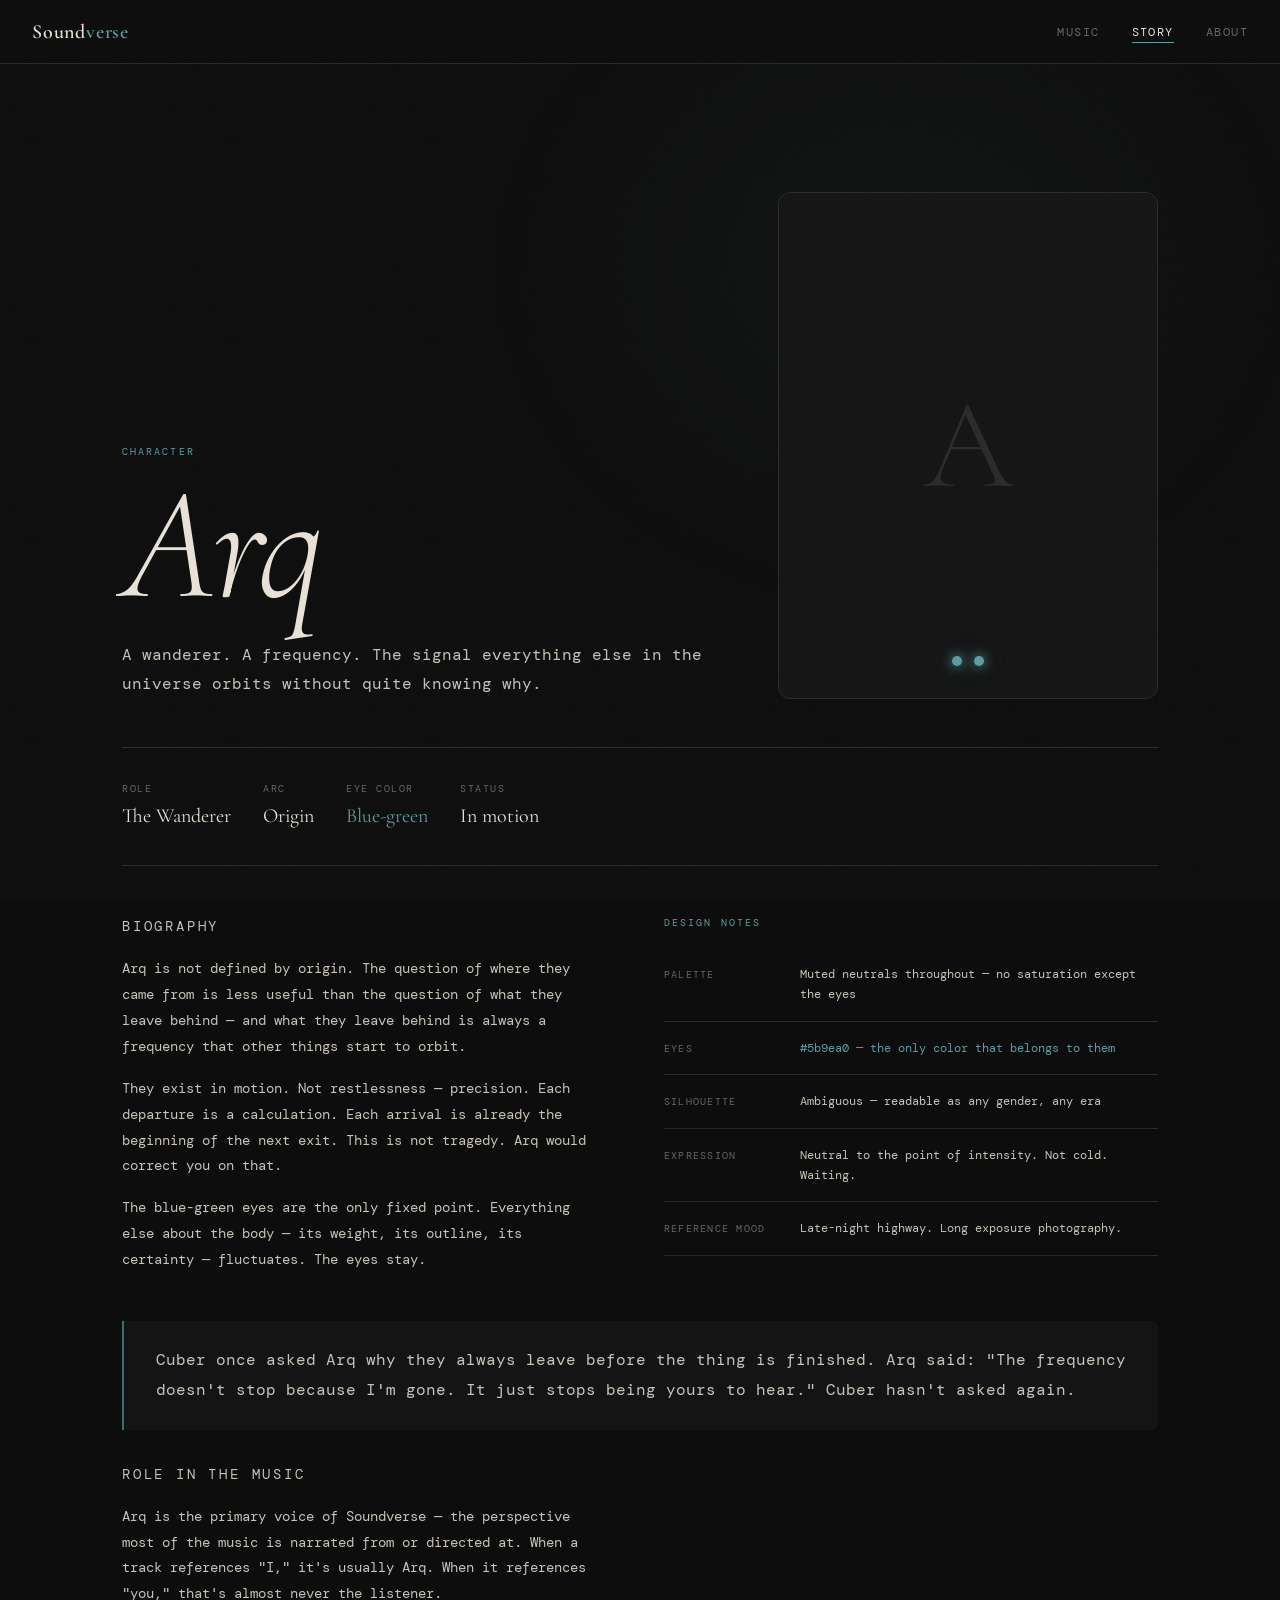
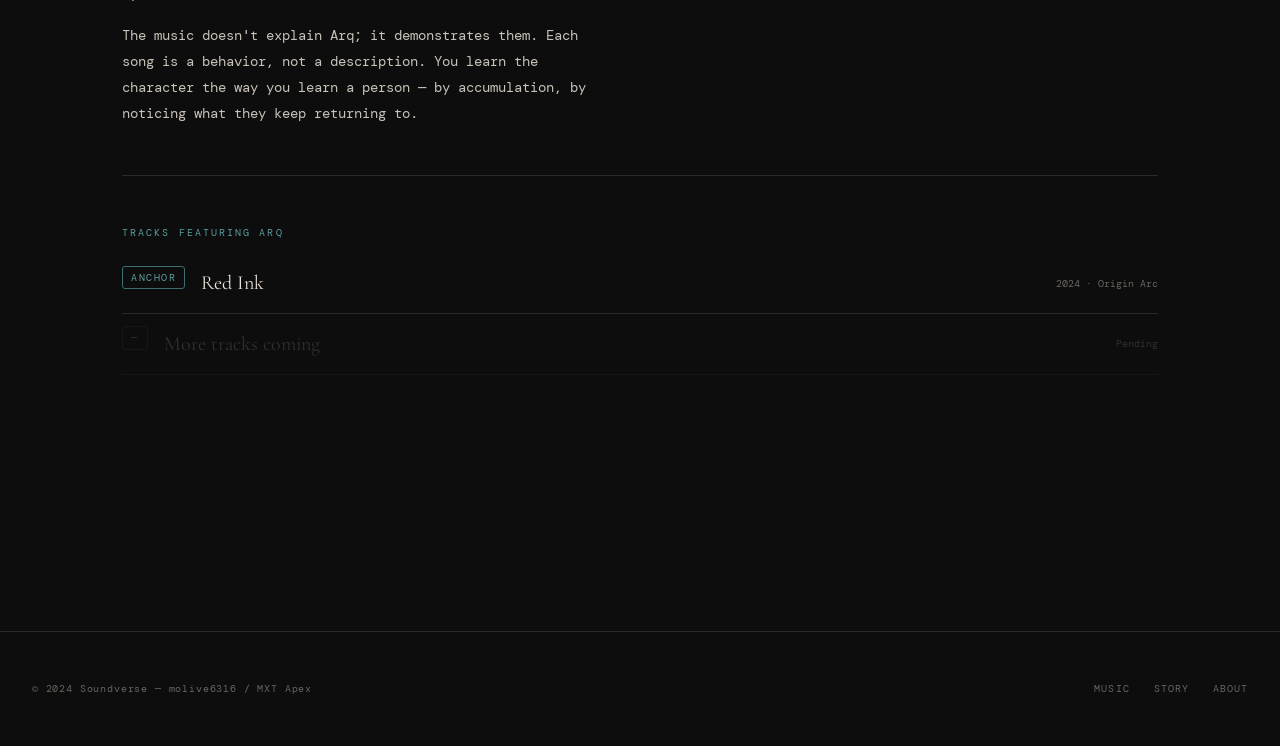
<file: story/arq/index.html>
<!DOCTYPE html>
<html lang="en">
<head>
  <meta charset="UTF-8" />
  <meta name="viewport" content="width=device-width, initial-scale=1.0" />
  <title>Arq — Story — Soundverse</title>
  <link rel="stylesheet" href="../../assets/css/base.css" />
  <style>
    :root {
      /* Arq-specific: pull back all color, eyes as only accent — already set in base */
    }

    .char-hero {
      padding: var(--sp-32) var(--sp-8) var(--sp-12);
      max-width: 1100px;
      margin: 0 auto;
      display: grid;
      grid-template-columns: 1fr 380px;
      gap: var(--sp-16);
      align-items: end;
    }
    @media (max-width: 820px) { .char-hero { grid-template-columns: 1fr; } }

    .char-hero::before {
      content: '';
      position: fixed;
      inset: 0;
      background: radial-gradient(ellipse 50% 60% at 70% 30%, rgba(91,158,160,0.05) 0%, transparent 65%);
      pointer-events: none;
    }

    .char-name {
      font-size: clamp(5rem, 14vw, 10rem);
      font-weight: 300;
      font-style: italic;
      line-height: 0.9;
      letter-spacing: -0.03em;
      color: var(--clr-white);
    }

    .char-portrait {
      aspect-ratio: 3/4;
      background: var(--clr-surface);
      border: 1px solid var(--clr-border);
      border-radius: var(--radius-lg);
      display: flex;
      align-items: center;
      justify-content: center;
      position: relative;
      overflow: hidden;
    }
    .char-portrait__placeholder {
      font-family: var(--ff-display);
      font-size: 8rem;
      font-weight: 300;
      color: var(--clr-border);
      user-select: none;
    }
    /* The eyes — only color detail */
    .char-portrait__eyes {
      position: absolute;
      bottom: var(--sp-8);
      left: 50%;
      transform: translateX(-50%);
      display: flex;
      gap: var(--sp-3);
    }
    .eye {
      width: 10px;
      height: 10px;
      border-radius: 50%;
      background: var(--clr-accent);
      box-shadow: 0 0 12px var(--clr-accent), 0 0 24px rgba(91,158,160,0.4);
    }

    .char-body {
      max-width: 1100px;
      margin: 0 auto;
      padding: 0 var(--sp-8) var(--sp-32);
    }

    .char-meta-strip {
      display: flex;
      gap: var(--sp-8);
      flex-wrap: wrap;
      padding: var(--sp-8) 0;
      border-top: 1px solid var(--clr-border);
      border-bottom: 1px solid var(--clr-border);
      margin-bottom: var(--sp-12);
    }
    .char-meta-item { display: flex; flex-direction: column; gap: 2px; }
    .char-meta-item__label {
      font-size: var(--fs-xs);
      letter-spacing: 0.15em;
      text-transform: uppercase;
      color: var(--clr-muted);
    }
    .char-meta-item__value {
      font-family: var(--ff-display);
      font-size: var(--fs-lg);
      color: var(--clr-white);
    }
    .char-meta-item__value--accent { color: var(--clr-accent); }

    .two-col {
      display: grid;
      grid-template-columns: 1fr 1fr;
      gap: var(--sp-12);
      margin-bottom: var(--sp-12);
    }
    @media (max-width: 720px) { .two-col { grid-template-columns: 1fr; } }

    .section-heading {
      font-size: var(--fs-xs);
      letter-spacing: 0.2em;
      text-transform: uppercase;
      color: var(--clr-accent);
      margin-bottom: var(--sp-4);
    }

    .body-text p {
      font-size: var(--fs-base);
      color: var(--clr-text);
      line-height: 1.85;
      max-width: 58ch;
    }
    .body-text p + p { margin-top: var(--sp-4); }

    .design-note {
      display: flex;
      gap: var(--sp-4);
      padding: var(--sp-4) 0;
      border-bottom: 1px solid var(--clr-border);
      align-items: baseline;
    }
    .design-note__label {
      font-size: var(--fs-xs);
      letter-spacing: 0.12em;
      text-transform: uppercase;
      color: var(--clr-muted);
      min-width: 120px;
      flex-shrink: 0;
    }
    .design-note__value {
      font-size: var(--fs-sm);
      color: var(--clr-text);
    }
    .design-note__value--accent { color: var(--clr-accent); }

    .linked-tracks {
      margin-top: var(--sp-12);
      padding-top: var(--sp-12);
      border-top: 1px solid var(--clr-border);
    }
    .track-ref {
      display: flex;
      align-items: center;
      gap: var(--sp-4);
      padding: var(--sp-3) 0;
      border-bottom: 1px solid var(--clr-border);
      text-decoration: none;
      transition: padding-left var(--transition);
    }
    .track-ref:hover { padding-left: var(--sp-2); }
    .track-ref__title {
      font-family: var(--ff-display);
      font-size: var(--fs-lg);
      color: var(--clr-white);
    }
    .track-ref__meta { font-size: var(--fs-xs); color: var(--clr-muted); margin-left: auto; }
    .track-ref:hover .track-ref__title { color: var(--clr-accent); }
  </style>
</head>
<body>
  <nav class="nav">
    <a class="nav__logo" href="/">Sound<span>verse</span></a>
    <ul class="nav__links">
      <li><a href="/music/">Music</a></li>
      <li><a href="/story/" aria-current="page">Story</a></li>
      <li><a href="/about/">About</a></li>
    </ul>
  </nav>

  <main class="page">
    <div class="char-hero">
      <div>
        <p class="eyebrow fade-up">Character</p>
        <h1 class="char-name fade-up fade-up--d1">Arq</h1>
        <p class="lead fade-up fade-up--d2" style="margin-top: var(--sp-6);">
          A wanderer. A frequency. The signal everything else in the universe orbits without
          quite knowing why.
        </p>
      </div>
      <div class="char-portrait fade-up fade-up--d3">
        <div class="char-portrait__placeholder">A</div>
        <div class="char-portrait__eyes">
          <div class="eye"></div>
          <div class="eye"></div>
        </div>
      </div>
    </div>

    <div class="char-body">
      <!-- Meta -->
      <div class="char-meta-strip fade-up">
        <div class="char-meta-item">
          <span class="char-meta-item__label">Role</span>
          <span class="char-meta-item__value">The Wanderer</span>
        </div>
        <div class="char-meta-item">
          <span class="char-meta-item__label">Arc</span>
          <span class="char-meta-item__value">Origin</span>
        </div>
        <div class="char-meta-item">
          <span class="char-meta-item__label">Eye Color</span>
          <span class="char-meta-item__value char-meta-item__value--accent">Blue-green</span>
        </div>
        <div class="char-meta-item">
          <span class="char-meta-item__label">Status</span>
          <span class="char-meta-item__value">In motion</span>
        </div>
      </div>

      <!-- Bio + Design notes -->
      <div class="two-col">
        <div class="body-text fade-up">
          <p class="section-heading">Biography</p>
          <p>
            Arq is not defined by origin. The question of where they came from is less useful
            than the question of what they leave behind — and what they leave behind is always
            a frequency that other things start to orbit.
          </p>
          <p>
            They exist in motion. Not restlessness — precision. Each departure is a calculation.
            Each arrival is already the beginning of the next exit. This is not tragedy.
            Arq would correct you on that.
          </p>
          <p>
            The blue-green eyes are the only fixed point. Everything else about the body —
            its weight, its outline, its certainty — fluctuates. The eyes stay.
          </p>
        </div>

        <div class="fade-up fade-up--d1">
          <p class="section-heading">Design Notes</p>
          <div class="design-note">
            <span class="design-note__label">Palette</span>
            <span class="design-note__value">Muted neutrals throughout — no saturation except the eyes</span>
          </div>
          <div class="design-note">
            <span class="design-note__label">Eyes</span>
            <span class="design-note__value design-note__value--accent">#5b9ea0 — the only color that belongs to them</span>
          </div>
          <div class="design-note">
            <span class="design-note__label">Silhouette</span>
            <span class="design-note__value">Ambiguous — readable as any gender, any era</span>
          </div>
          <div class="design-note">
            <span class="design-note__label">Expression</span>
            <span class="design-note__value">Neutral to the point of intensity. Not cold. Waiting.</span>
          </div>
          <div class="design-note">
            <span class="design-note__label">Reference mood</span>
            <span class="design-note__value">Late-night highway. Long exposure photography.</span>
          </div>
        </div>
      </div>

      <!-- Lore block -->
      <div class="lore-block fade-up">
        <p>
          Cuber once asked Arq why they always leave before the thing is finished.
          Arq said: "The frequency doesn't stop because I'm gone. It just stops being yours to hear."
          Cuber hasn't asked again.
        </p>
      </div>

      <!-- Role in the music -->
      <div class="body-text fade-up" style="margin-bottom: var(--sp-12);">
        <p class="section-heading">Role in the Music</p>
        <p>
          Arq is the primary voice of Soundverse — the perspective most of the music is narrated
          from or directed at. When a track references "I," it's usually Arq. When it references
          "you," that's almost never the listener.
        </p>
        <p>
          The music doesn't explain Arq; it demonstrates them. Each song is a behavior, not a
          description. You learn the character the way you learn a person — by accumulation,
          by noticing what they keep returning to.
        </p>
      </div>

      <!-- Linked tracks -->
      <div class="linked-tracks fade-up">
        <p class="eyebrow">Tracks featuring Arq</p>
        <a class="track-ref" href="/music/red-ink/">
          <span class="card__tag">Anchor</span>
          <span class="track-ref__title">Red Ink</span>
          <span class="track-ref__meta">2024 · Origin Arc</span>
        </a>
        <div class="track-ref" style="opacity:0.4; cursor: default; pointer-events: none;">
          <span class="card__tag" style="border-color: var(--clr-border); color: var(--clr-muted);">—</span>
          <span class="track-ref__title" style="color: var(--clr-muted);">More tracks coming</span>
          <span class="track-ref__meta">Pending</span>
        </div>
      </div>
    </div>
  </main>

  <footer class="footer">
    <span class="footer__copy">© 2024 Soundverse — molive6316 / MXT Apex</span>
    <nav class="footer__links">
      <a href="/music/">Music</a>
      <a href="/story/">Story</a>
      <a href="/about/">About</a>
    </nav>
  </footer>
</body>
</html>
</file>
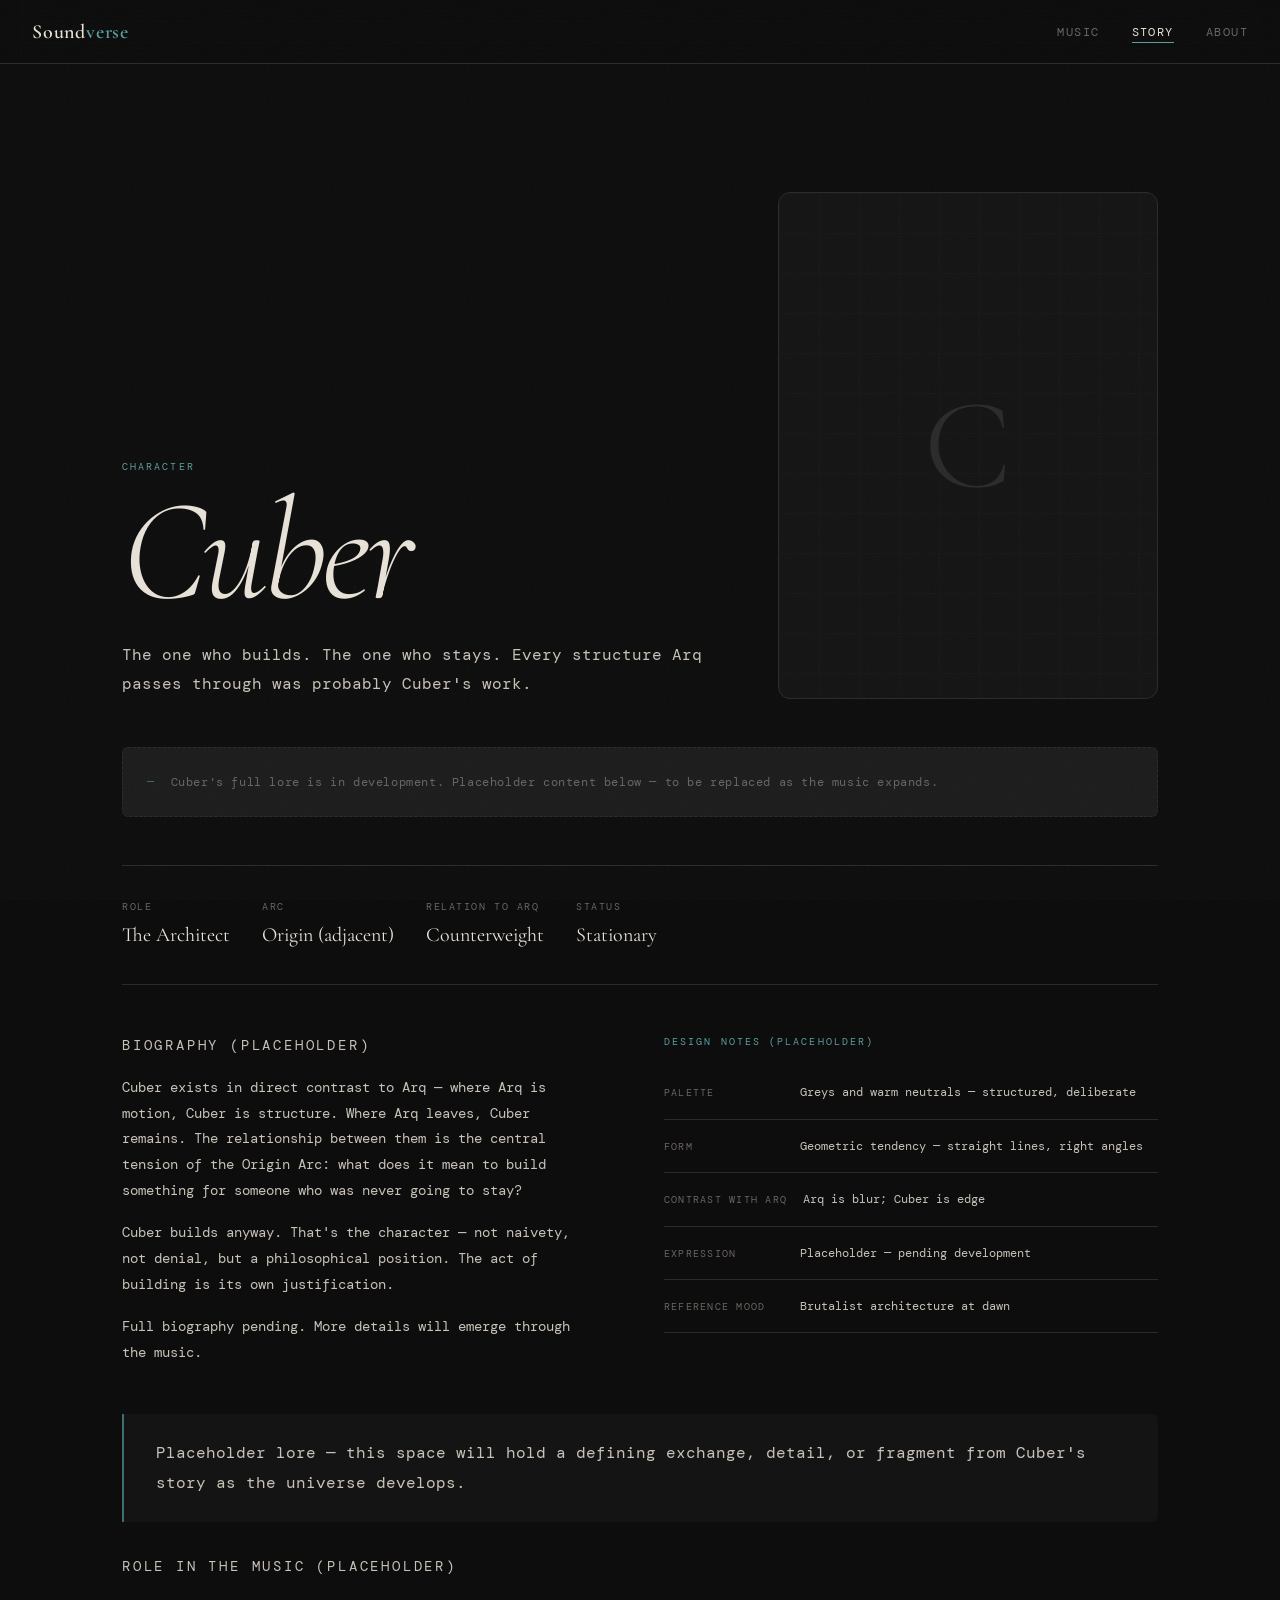
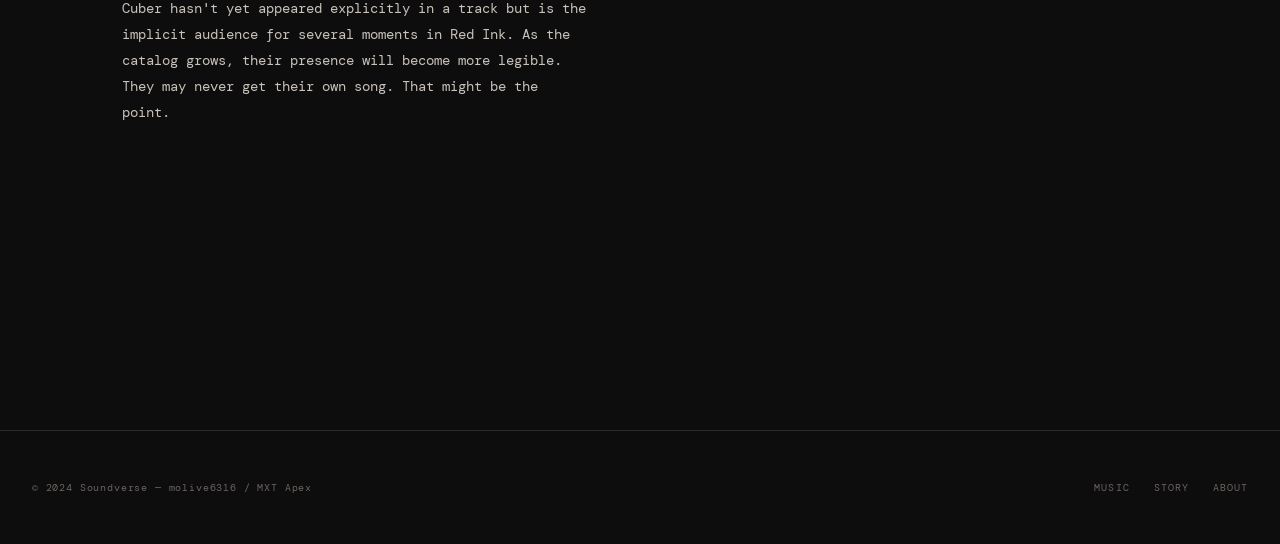
<file: story/cuber/index.html>
<!DOCTYPE html>
<html lang="en">
<head>
  <meta charset="UTF-8" />
  <meta name="viewport" content="width=device-width, initial-scale=1.0" />
  <title>Cuber — Story — Soundverse</title>
  <link rel="stylesheet" href="../../assets/css/base.css" />
  <style>
    .char-hero {
      padding: var(--sp-32) var(--sp-8) var(--sp-12);
      max-width: 1100px;
      margin: 0 auto;
      display: grid;
      grid-template-columns: 1fr 380px;
      gap: var(--sp-16);
      align-items: end;
    }
    @media (max-width: 820px) { .char-hero { grid-template-columns: 1fr; } }

    .char-name {
      font-size: clamp(4rem, 12vw, 9rem);
      font-weight: 300;
      font-style: italic;
      line-height: 0.9;
      letter-spacing: -0.03em;
      color: var(--clr-white);
    }

    .char-portrait {
      aspect-ratio: 3/4;
      background: var(--clr-surface);
      border: 1px solid var(--clr-border);
      border-radius: var(--radius-lg);
      display: flex;
      align-items: center;
      justify-content: center;
      position: relative;
      overflow: hidden;
    }
    .char-portrait__placeholder {
      font-family: var(--ff-display);
      font-size: 8rem;
      font-weight: 300;
      color: var(--clr-border);
      user-select: none;
    }
    /* Cuber: geometric grid suggests architecture */
    .char-portrait__grid {
      position: absolute;
      inset: 0;
      background-image:
        linear-gradient(var(--clr-border) 1px, transparent 1px),
        linear-gradient(90deg, var(--clr-border) 1px, transparent 1px);
      background-size: 40px 40px;
      opacity: 0.15;
    }

    .char-body {
      max-width: 1100px;
      margin: 0 auto;
      padding: 0 var(--sp-8) var(--sp-32);
    }

    .char-meta-strip {
      display: flex;
      gap: var(--sp-8);
      flex-wrap: wrap;
      padding: var(--sp-8) 0;
      border-top: 1px solid var(--clr-border);
      border-bottom: 1px solid var(--clr-border);
      margin-bottom: var(--sp-12);
    }
    .char-meta-item { display: flex; flex-direction: column; gap: 2px; }
    .char-meta-item__label {
      font-size: var(--fs-xs);
      letter-spacing: 0.15em;
      text-transform: uppercase;
      color: var(--clr-muted);
    }
    .char-meta-item__value {
      font-family: var(--ff-display);
      font-size: var(--fs-lg);
      color: var(--clr-white);
    }

    .two-col {
      display: grid;
      grid-template-columns: 1fr 1fr;
      gap: var(--sp-12);
      margin-bottom: var(--sp-12);
    }
    @media (max-width: 720px) { .two-col { grid-template-columns: 1fr; } }

    .section-heading {
      font-size: var(--fs-xs);
      letter-spacing: 0.2em;
      text-transform: uppercase;
      color: var(--clr-accent);
      margin-bottom: var(--sp-4);
    }

    .body-text p {
      font-size: var(--fs-base);
      color: var(--clr-text);
      line-height: 1.85;
      max-width: 58ch;
    }
    .body-text p + p { margin-top: var(--sp-4); }

    .design-note {
      display: flex;
      gap: var(--sp-4);
      padding: var(--sp-4) 0;
      border-bottom: 1px solid var(--clr-border);
      align-items: baseline;
    }
    .design-note__label {
      font-size: var(--fs-xs);
      letter-spacing: 0.12em;
      text-transform: uppercase;
      color: var(--clr-muted);
      min-width: 120px;
      flex-shrink: 0;
    }
    .design-note__value { font-size: var(--fs-sm); color: var(--clr-text); }

    .placeholder-notice {
      display: flex;
      align-items: center;
      gap: var(--sp-4);
      padding: var(--sp-6);
      background: var(--clr-surface2);
      border: 1px dashed var(--clr-border);
      border-radius: var(--radius);
      font-size: var(--fs-sm);
      color: var(--clr-muted);
      letter-spacing: 0.05em;
      margin-bottom: var(--sp-12);
    }
    .placeholder-notice::before {
      content: '—';
      color: var(--clr-accent-dim);
    }
  </style>
</head>
<body>
  <nav class="nav">
    <a class="nav__logo" href="/">Sound<span>verse</span></a>
    <ul class="nav__links">
      <li><a href="/music/">Music</a></li>
      <li><a href="/story/" aria-current="page">Story</a></li>
      <li><a href="/about/">About</a></li>
    </ul>
  </nav>

  <main class="page">
    <div class="char-hero">
      <div>
        <p class="eyebrow fade-up">Character</p>
        <h1 class="char-name fade-up fade-up--d1">Cuber</h1>
        <p class="lead fade-up fade-up--d2" style="margin-top: var(--sp-6);">
          The one who builds. The one who stays. Every structure Arq passes through
          was probably Cuber's work.
        </p>
      </div>
      <div class="char-portrait fade-up fade-up--d3">
        <div class="char-portrait__grid"></div>
        <div class="char-portrait__placeholder">C</div>
      </div>
    </div>

    <div class="char-body">
      <!-- Notice -->
      <div class="placeholder-notice fade-up">
        Cuber's full lore is in development. Placeholder content below — to be replaced as the music expands.
      </div>

      <!-- Meta -->
      <div class="char-meta-strip fade-up">
        <div class="char-meta-item">
          <span class="char-meta-item__label">Role</span>
          <span class="char-meta-item__value">The Architect</span>
        </div>
        <div class="char-meta-item">
          <span class="char-meta-item__label">Arc</span>
          <span class="char-meta-item__value">Origin (adjacent)</span>
        </div>
        <div class="char-meta-item">
          <span class="char-meta-item__label">Relation to Arq</span>
          <span class="char-meta-item__value">Counterweight</span>
        </div>
        <div class="char-meta-item">
          <span class="char-meta-item__label">Status</span>
          <span class="char-meta-item__value">Stationary</span>
        </div>
      </div>

      <!-- Bio + Design notes -->
      <div class="two-col">
        <div class="body-text fade-up">
          <p class="section-heading">Biography (Placeholder)</p>
          <p>
            Cuber exists in direct contrast to Arq — where Arq is motion, Cuber is structure.
            Where Arq leaves, Cuber remains. The relationship between them is the central
            tension of the Origin Arc: what does it mean to build something for someone who
            was never going to stay?
          </p>
          <p>
            Cuber builds anyway. That's the character — not naivety, not denial, but a
            philosophical position. The act of building is its own justification.
          </p>
          <p>
            Full biography pending. More details will emerge through the music.
          </p>
        </div>

        <div class="fade-up fade-up--d1">
          <p class="section-heading">Design Notes (Placeholder)</p>
          <div class="design-note">
            <span class="design-note__label">Palette</span>
            <span class="design-note__value">Greys and warm neutrals — structured, deliberate</span>
          </div>
          <div class="design-note">
            <span class="design-note__label">Form</span>
            <span class="design-note__value">Geometric tendency — straight lines, right angles</span>
          </div>
          <div class="design-note">
            <span class="design-note__label">Contrast with Arq</span>
            <span class="design-note__value">Arq is blur; Cuber is edge</span>
          </div>
          <div class="design-note">
            <span class="design-note__label">Expression</span>
            <span class="design-note__value">Placeholder — pending development</span>
          </div>
          <div class="design-note">
            <span class="design-note__label">Reference mood</span>
            <span class="design-note__value">Brutalist architecture at dawn</span>
          </div>
        </div>
      </div>

      <!-- Lore block -->
      <div class="lore-block fade-up">
        <p>
          Placeholder lore — this space will hold a defining exchange, detail, or fragment
          from Cuber's story as the universe develops.
        </p>
      </div>

      <!-- Role in the music -->
      <div class="body-text fade-up" style="margin-bottom: var(--sp-12);">
        <p class="section-heading">Role in the Music (Placeholder)</p>
        <p>
          Cuber hasn't yet appeared explicitly in a track but is the implicit audience
          for several moments in Red Ink. As the catalog grows, their presence will
          become more legible. They may never get their own song. That might be the point.
        </p>
      </div>
    </div>
  </main>

  <footer class="footer">
    <span class="footer__copy">© 2024 Soundverse — molive6316 / MXT Apex</span>
    <nav class="footer__links">
      <a href="/music/">Music</a>
      <a href="/story/">Story</a>
      <a href="/about/">About</a>
    </nav>
  </footer>
</body>
</html>
</file>
<file: assets/css/base.css>
/* ───────────────────────────────────────────
   Soundverse — Base Stylesheet
   ─────────────────────────────────────────── */

@import url('https://fonts.googleapis.com/css2?family=Cormorant+Garamond:ital,wght@0,300;0,400;0,600;0,700;1,300;1,400&family=DM+Mono:wght@300;400;500&display=swap');

/* ── Tokens ── */
:root {
  --clr-bg:        #0d0d0d;
  --clr-surface:   #141414;
  --clr-surface2:  #1c1c1c;
  --clr-border:    #2a2a2a;
  --clr-text:      #c8c2b8;
  --clr-muted:     #6b6560;
  --clr-accent:    #5b9ea0;
  --clr-accent-dim:#3d6e70;
  --clr-white:     #e8e2d8;

  --ff-display: 'Cormorant Garamond', Georgia, serif;
  --ff-body:    'DM Mono', 'Courier New', monospace;

  --fs-xs:   0.65rem;
  --fs-sm:   0.75rem;
  --fs-base: 0.875rem;
  --fs-md:   1rem;
  --fs-lg:   1.25rem;
  --fs-xl:   1.75rem;
  --fs-2xl:  2.5rem;
  --fs-3xl:  3.5rem;
  --fs-hero: clamp(5rem, 15vw, 11rem);

  --sp-1: 0.25rem;
  --sp-2: 0.5rem;
  --sp-3: 0.75rem;
  --sp-4: 1rem;
  --sp-6: 1.5rem;
  --sp-8: 2rem;
  --sp-12: 3rem;
  --sp-16: 4rem;
  --sp-24: 6rem;
  --sp-32: 8rem;

  --radius-sm: 3px;
  --radius:    6px;
  --radius-lg: 12px;

  --transition: 220ms ease;
  --nav-h: 64px;
}

/* ── Reset ── */
*, *::before, *::after { box-sizing: border-box; margin: 0; padding: 0; }
html { scroll-behavior: smooth; }
body {
  background: var(--clr-bg);
  color: var(--clr-text);
  font-family: var(--ff-body);
  font-size: var(--fs-base);
  line-height: 1.7;
  min-height: 100vh;
  overflow-x: hidden;
}
img, video { display: block; max-width: 100%; }
a { color: inherit; text-decoration: none; }
ul { list-style: none; }

/* ── Grain overlay ── */
body::after {
  content: '';
  position: fixed;
  inset: 0;
  pointer-events: none;
  z-index: 9999;
  opacity: 0.035;
  background-image: url("data:image/svg+xml,%3Csvg viewBox='0 0 256 256' xmlns='http://www.w3.org/2000/svg'%3E%3Cfilter id='noise'%3E%3CfeTurbulence type='fractalNoise' baseFrequency='0.9' numOctaves='4' stitchTiles='stitch'/%3E%3C/filter%3E%3Crect width='100%25' height='100%25' filter='url(%23noise)'/%3E%3C/svg%3E");
  background-size: 200px 200px;
}

/* ── Sticky Nav ── */
.nav {
  position: sticky;
  top: 0;
  z-index: 100;
  height: var(--nav-h);
  display: flex;
  align-items: center;
  justify-content: space-between;
  padding: 0 var(--sp-8);
  background: rgba(13, 13, 13, 0.92);
  backdrop-filter: blur(12px);
  -webkit-backdrop-filter: blur(12px);
  border-bottom: 1px solid var(--clr-border);
}
.nav__logo {
  font-family: var(--ff-display);
  font-size: var(--fs-lg);
  font-weight: 600;
  letter-spacing: 0.04em;
  color: var(--clr-white);
  transition: color var(--transition);
}
.nav__logo span { color: var(--clr-accent); }
.nav__logo:hover { color: var(--clr-accent); }

.nav__links {
  display: flex;
  gap: var(--sp-8);
  align-items: center;
}
.nav__links a {
  font-size: var(--fs-sm);
  letter-spacing: 0.12em;
  text-transform: uppercase;
  color: var(--clr-muted);
  transition: color var(--transition);
  position: relative;
}
.nav__links a::after {
  content: '';
  position: absolute;
  bottom: -3px;
  left: 0;
  width: 0;
  height: 1px;
  background: var(--clr-accent);
  transition: width var(--transition);
}
.nav__links a:hover,
.nav__links a[aria-current="page"] { color: var(--clr-white); }
.nav__links a:hover::after,
.nav__links a[aria-current="page"]::after { width: 100%; }

/* ── Page wrapper ── */
.page { padding-bottom: var(--sp-32); }

/* ── Sections ── */
.section { padding: var(--sp-24) var(--sp-8); max-width: 1100px; margin: 0 auto; }
.section--wide { max-width: 1400px; }
.section--full { max-width: none; padding-left: 0; padding-right: 0; }

/* ── Typography ── */
h1, h2, h3, h4 {
  font-family: var(--ff-display);
  font-weight: 600;
  line-height: 1.1;
  color: var(--clr-white);
}
h1 { font-size: var(--fs-3xl); }
h2 { font-size: var(--fs-2xl); }
h3 { font-size: var(--fs-xl); }
h4 { font-size: var(--fs-lg); }

.eyebrow {
  font-size: var(--fs-xs);
  letter-spacing: 0.2em;
  text-transform: uppercase;
  color: var(--clr-accent);
  margin-bottom: var(--sp-3);
}
.lead {
  font-size: var(--fs-md);
  color: var(--clr-text);
  max-width: 58ch;
  line-height: 1.8;
}
.muted { color: var(--clr-muted); }

/* ── Buttons ── */
.btn {
  display: inline-flex;
  align-items: center;
  gap: var(--sp-2);
  padding: var(--sp-3) var(--sp-6);
  font-family: var(--ff-body);
  font-size: var(--fs-sm);
  letter-spacing: 0.1em;
  text-transform: uppercase;
  border-radius: var(--radius-sm);
  cursor: pointer;
  transition: background var(--transition), color var(--transition), border-color var(--transition);
  border: 1px solid transparent;
}
.btn--primary {
  background: var(--clr-accent);
  color: #0a1a1a;
  border-color: var(--clr-accent);
}
.btn--primary:hover {
  background: transparent;
  color: var(--clr-accent);
}
.btn--ghost {
  background: transparent;
  color: var(--clr-muted);
  border-color: var(--clr-border);
}
.btn--ghost:hover {
  border-color: var(--clr-accent);
  color: var(--clr-accent);
}

/* ── Cards ── */
.card {
  background: var(--clr-surface);
  border: 1px solid var(--clr-border);
  border-radius: var(--radius);
  overflow: hidden;
  transition: border-color var(--transition), transform var(--transition);
}
.card:hover {
  border-color: var(--clr-accent-dim);
  transform: translateY(-2px);
}
.card__body { padding: var(--sp-6); }
.card__tag {
  display: inline-block;
  font-size: var(--fs-xs);
  letter-spacing: 0.15em;
  text-transform: uppercase;
  color: var(--clr-accent);
  border: 1px solid var(--clr-accent-dim);
  border-radius: var(--radius-sm);
  padding: 2px var(--sp-2);
  margin-bottom: var(--sp-3);
}
.card__title {
  font-family: var(--ff-display);
  font-size: var(--fs-xl);
  color: var(--clr-white);
  margin-bottom: var(--sp-2);
}
.card__meta {
  font-size: var(--fs-xs);
  color: var(--clr-muted);
  letter-spacing: 0.08em;
}

/* ── Grid ── */
.grid { display: grid; gap: var(--sp-6); }
.grid--2 { grid-template-columns: repeat(auto-fill, minmax(280px, 1fr)); }
.grid--3 { grid-template-columns: repeat(auto-fill, minmax(240px, 1fr)); }
.grid--4 { grid-template-columns: repeat(auto-fill, minmax(200px, 1fr)); }

/* ── Divider ── */
.divider {
  border: none;
  border-top: 1px solid var(--clr-border);
  margin: var(--sp-16) 0;
}

/* ── Fade-up animation ── */
@keyframes fadeUp {
  from { opacity: 0; transform: translateY(24px); }
  to   { opacity: 1; transform: translateY(0); }
}
.fade-up {
  animation: fadeUp 0.75s cubic-bezier(0.22, 1, 0.36, 1) both;
}
.fade-up--d1 { animation-delay: 0.1s; }
.fade-up--d2 { animation-delay: 0.22s; }
.fade-up--d3 { animation-delay: 0.36s; }
.fade-up--d4 { animation-delay: 0.50s; }
.fade-up--d5 { animation-delay: 0.66s; }

/* ── Embed placeholder ── */
.embed-placeholder {
  aspect-ratio: 16/3;
  background: var(--clr-surface2);
  border: 1px solid var(--clr-border);
  border-radius: var(--radius);
  display: flex;
  align-items: center;
  justify-content: center;
  color: var(--clr-muted);
  font-size: var(--fs-sm);
  letter-spacing: 0.1em;
}

/* ── Lore block ── */
.lore-block {
  border-left: 2px solid var(--clr-accent-dim);
  padding: var(--sp-6) var(--sp-8);
  background: var(--clr-surface);
  border-radius: 0 var(--radius) var(--radius) 0;
  margin: var(--sp-8) 0;
}
.lore-block p { color: var(--clr-text); font-size: var(--fs-md); line-height: 1.9; }

/* ── Character card ── */
.char-card {
  display: flex;
  flex-direction: column;
  gap: var(--sp-4);
  padding: var(--sp-8);
  background: var(--clr-surface);
  border: 1px solid var(--clr-border);
  border-radius: var(--radius-lg);
  transition: border-color var(--transition), transform var(--transition);
}
.char-card:hover { border-color: var(--clr-accent-dim); transform: translateY(-3px); }
.char-card__avatar {
  width: 64px;
  height: 64px;
  border-radius: 50%;
  background: var(--clr-surface2);
  border: 1px solid var(--clr-border);
  display: flex;
  align-items: center;
  justify-content: center;
  font-family: var(--ff-display);
  font-size: var(--fs-xl);
  color: var(--clr-accent);
}
.char-card__name {
  font-family: var(--ff-display);
  font-size: var(--fs-xl);
  color: var(--clr-white);
}
.char-card__role {
  font-size: var(--fs-xs);
  letter-spacing: 0.15em;
  text-transform: uppercase;
  color: var(--clr-accent);
}
.char-card__desc { font-size: var(--fs-sm); color: var(--clr-muted); line-height: 1.7; }

/* ── Footer ── */
.footer {
  border-top: 1px solid var(--clr-border);
  padding: var(--sp-12) var(--sp-8);
  display: flex;
  align-items: center;
  justify-content: space-between;
  flex-wrap: wrap;
  gap: var(--sp-4);
}
.footer__copy {
  font-size: var(--fs-xs);
  color: var(--clr-muted);
  letter-spacing: 0.08em;
}
.footer__links {
  display: flex;
  gap: var(--sp-6);
}
.footer__links a {
  font-size: var(--fs-xs);
  letter-spacing: 0.1em;
  text-transform: uppercase;
  color: var(--clr-muted);
  transition: color var(--transition);
}
.footer__links a:hover { color: var(--clr-accent); }

/* ── Responsive ── */
@media (max-width: 640px) {
  .nav { padding: 0 var(--sp-4); }
  .nav__links { gap: var(--sp-4); }
  .section { padding: var(--sp-16) var(--sp-4); }
  .footer { padding: var(--sp-8) var(--sp-4); }
}
</file>
